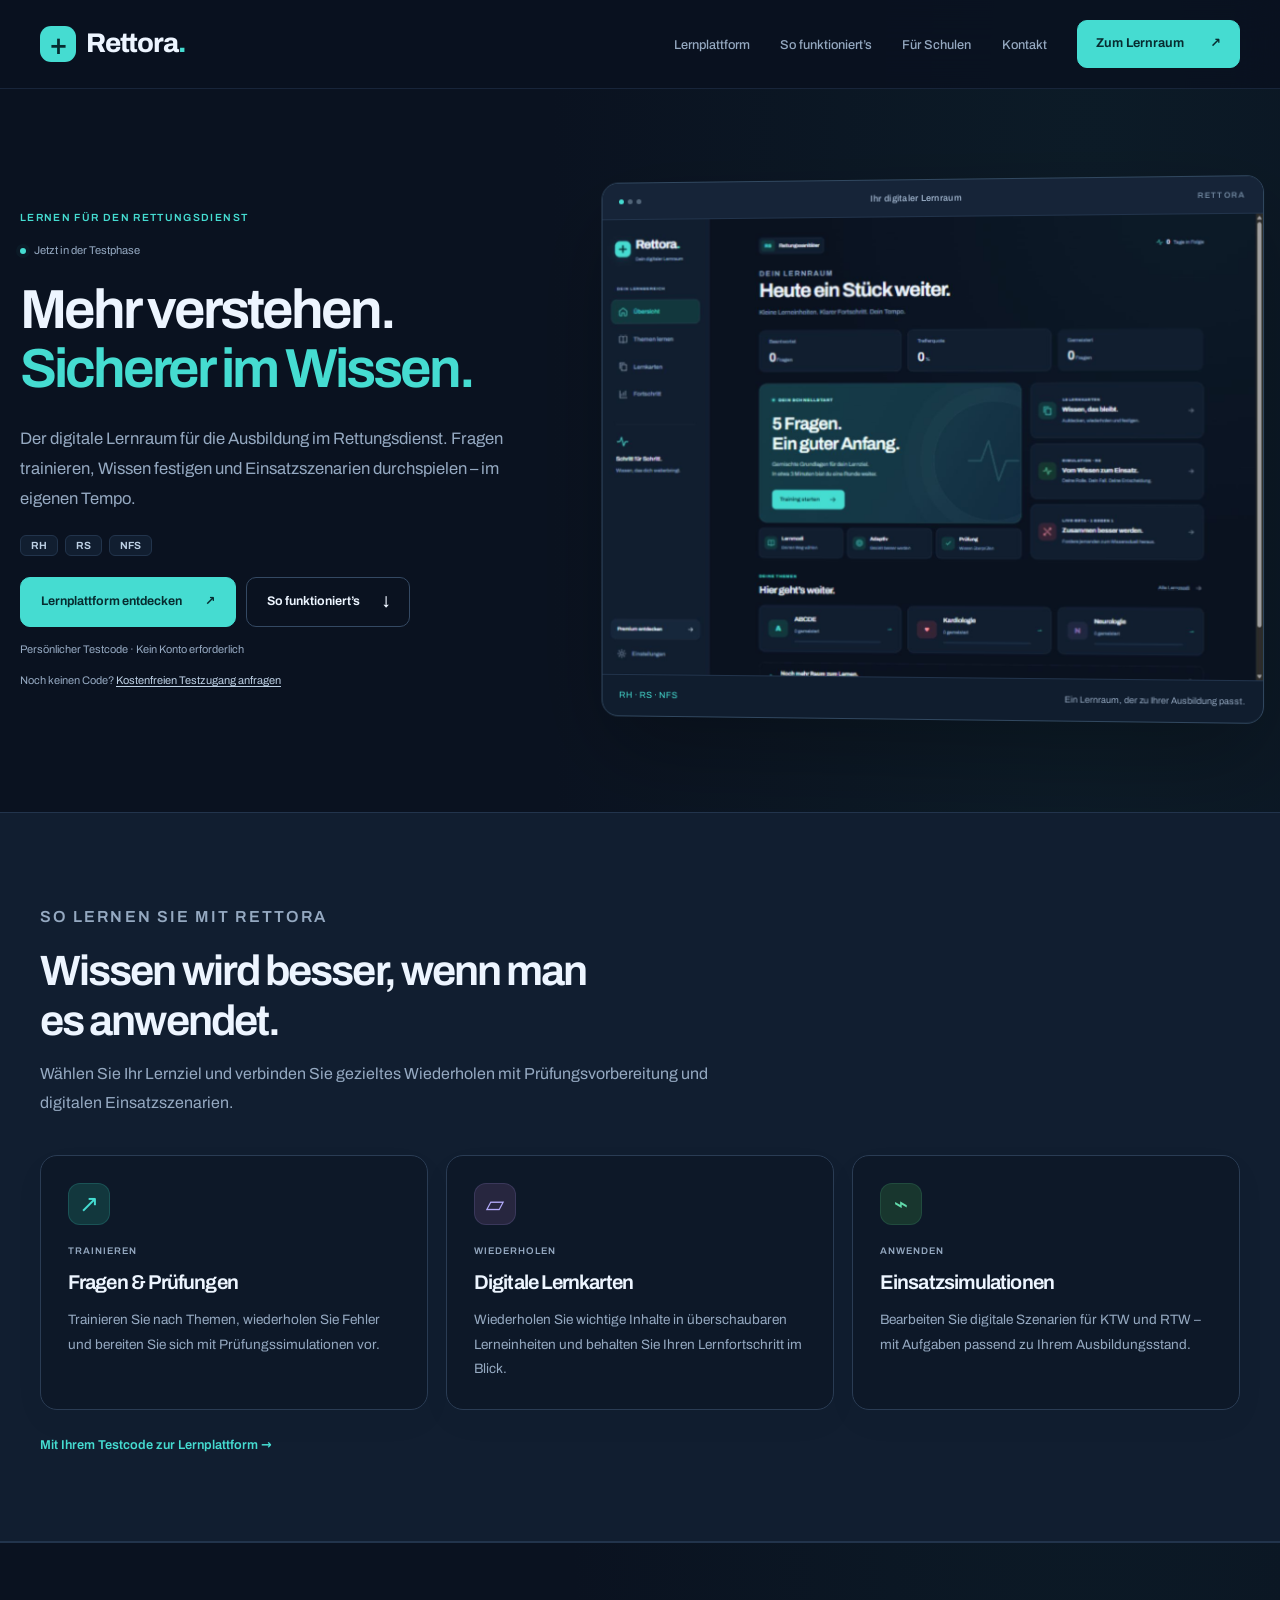
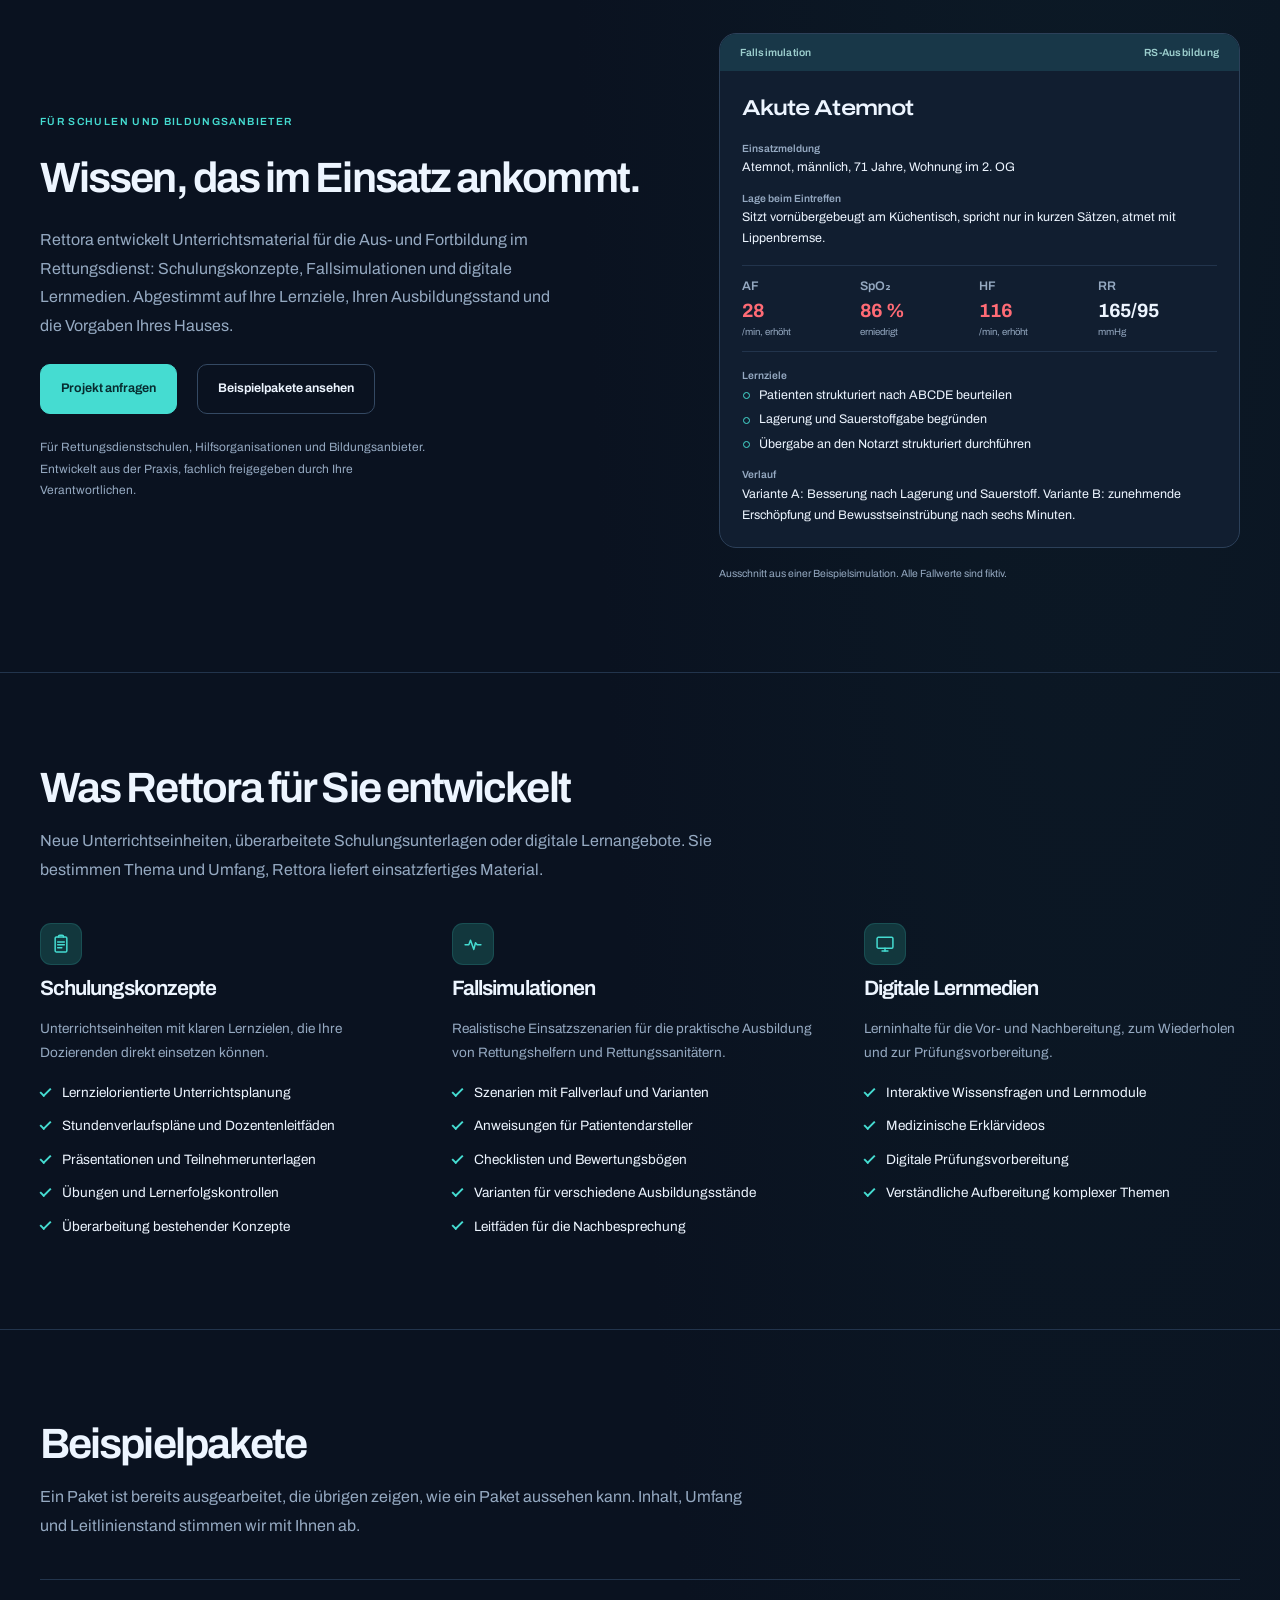
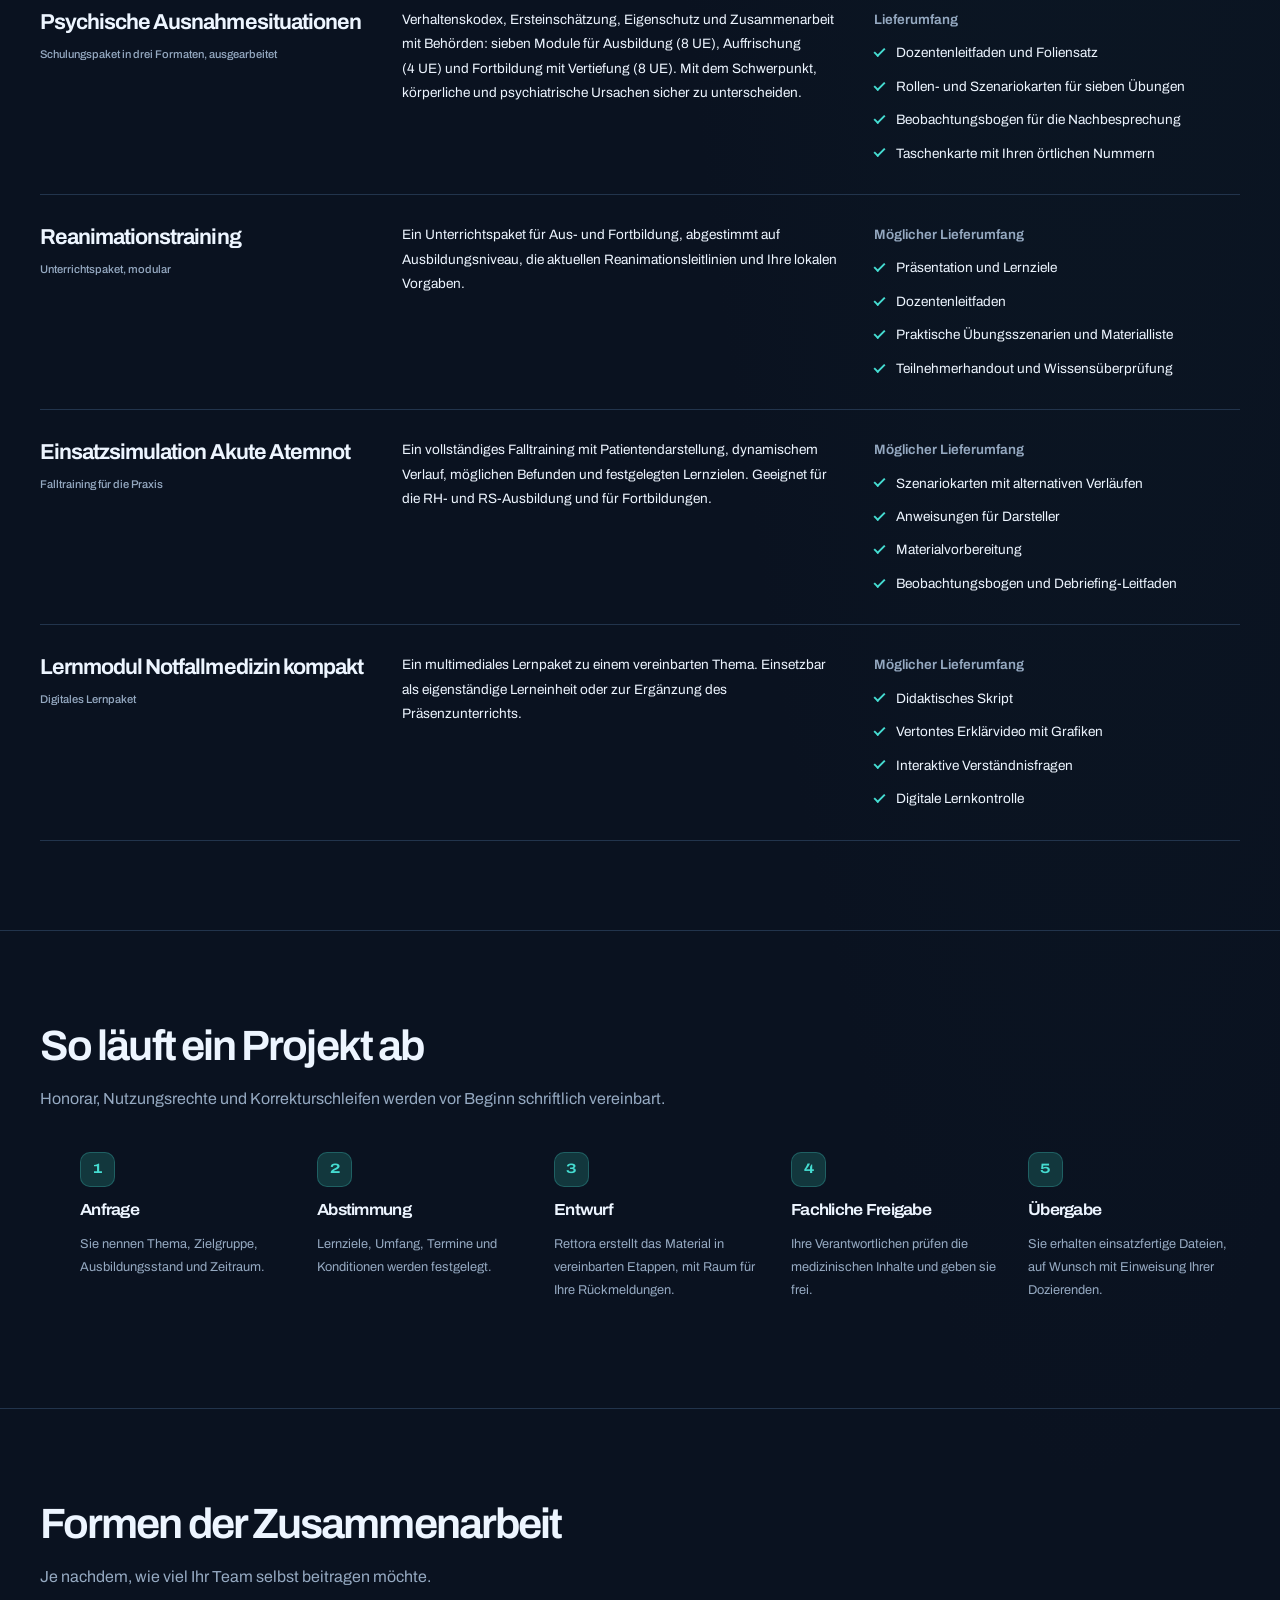
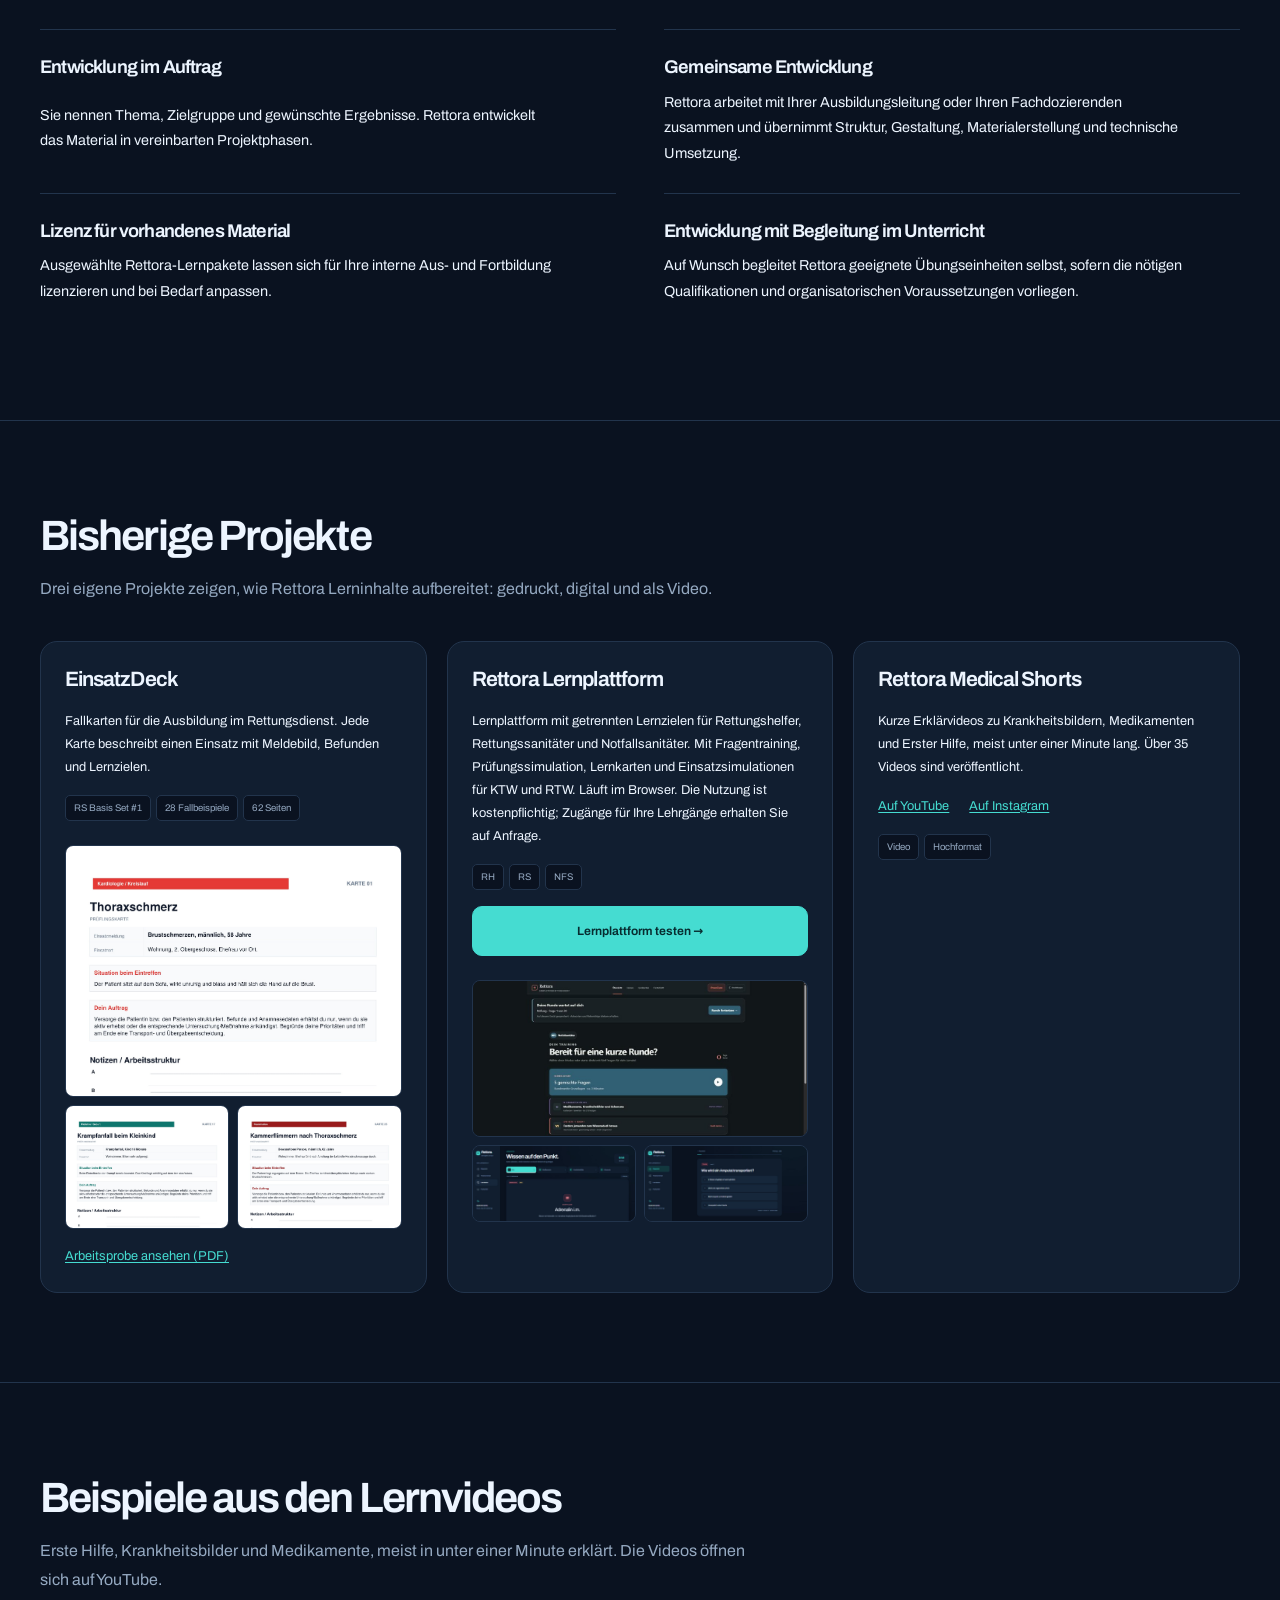
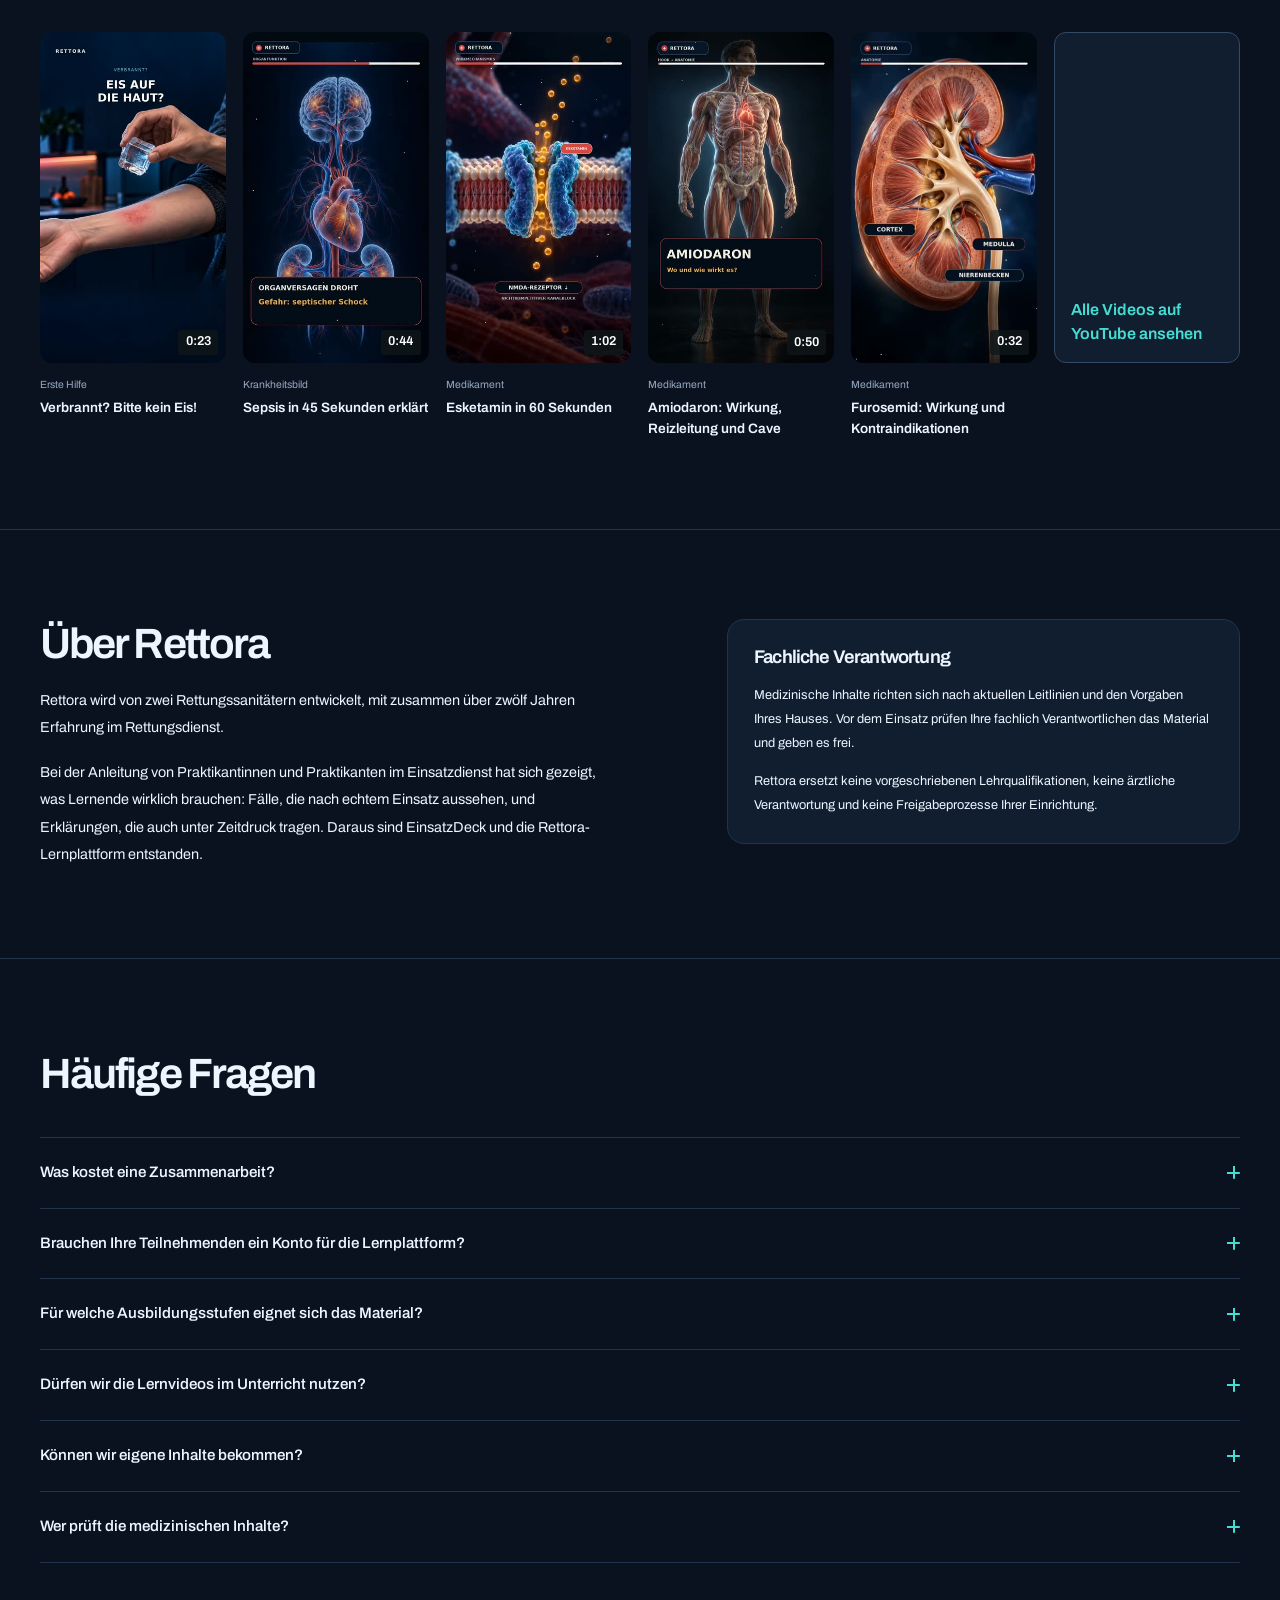
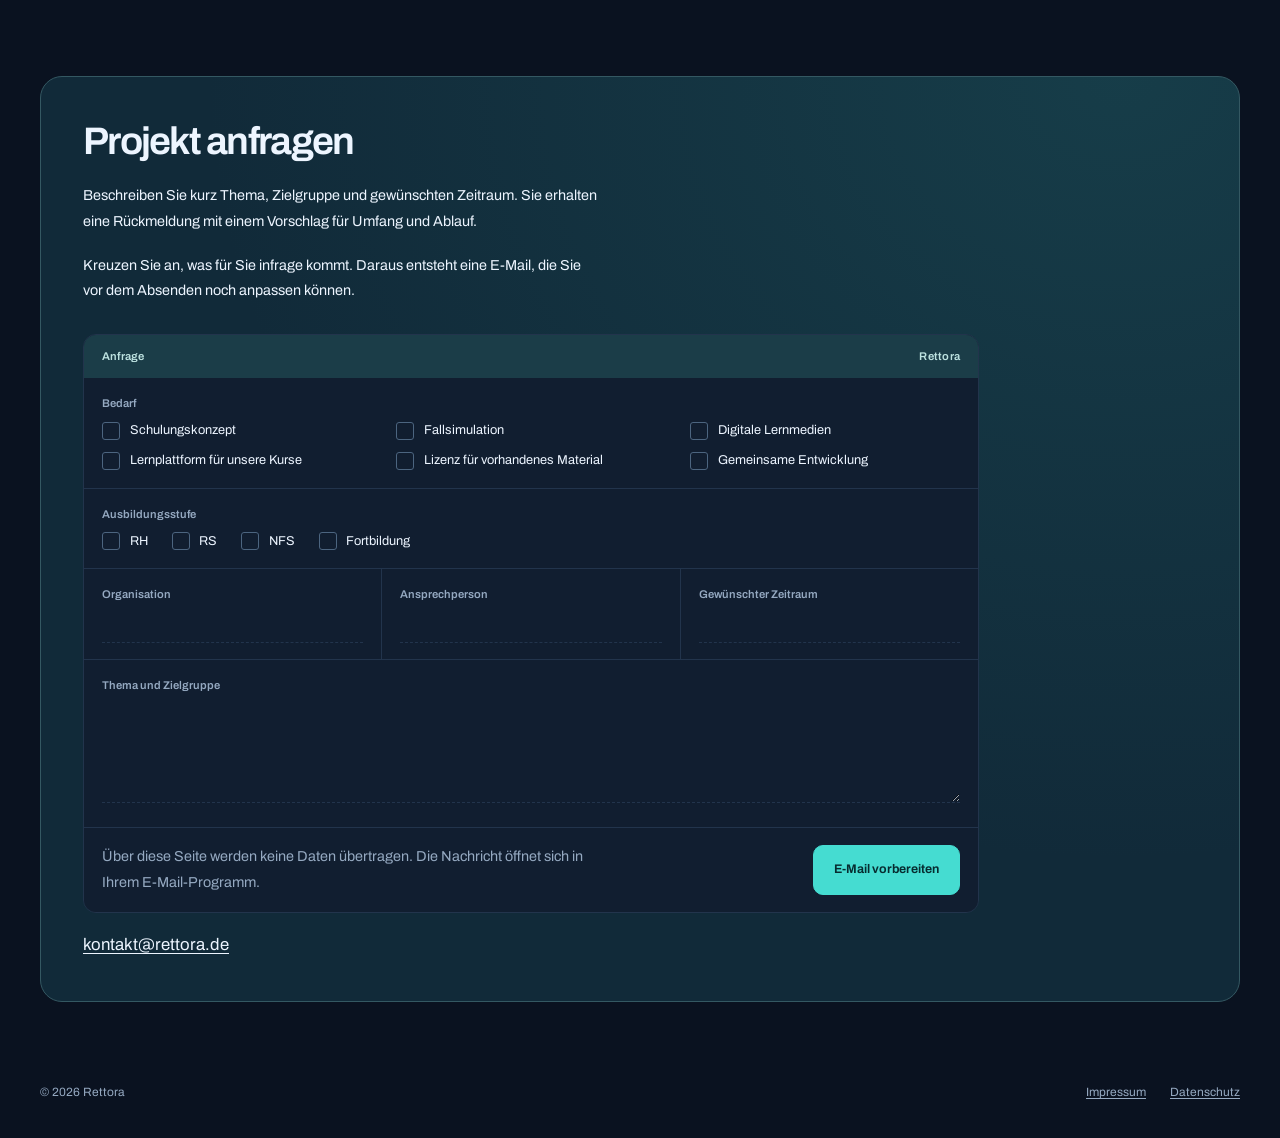
<file: index.html>
<!doctype html>
<html lang="de">
<head>
<meta charset="utf-8">
<meta name="viewport" content="width=device-width, initial-scale=1, viewport-fit=cover">
<title>Rettora – Lernplattform und Unterrichtsmaterial für den Rettungsdienst</title>
<meta name="description" content="Rettungsdienst lernen mit Fragentraining, Lernkarten und Einsatzsimulationen für RH, RS und NFS. Entdecken Sie die Rettora-Lernplattform und fragen Sie einen Testzugang an.">
<link rel="canonical" href="https://rettora.de/">
<meta property="og:type" content="website">
<meta property="og:locale" content="de_DE">
<meta property="og:site_name" content="Rettora">
<meta property="og:title" content="Rettora – Lernplattform und Unterrichtsmaterial für den Rettungsdienst">
<meta property="og:description" content="Fragentraining, Lernkarten und Einsatzsimulationen für RH, RS und NFS. Lernen Sie die Rettora-Lernplattform mit einem persönlichen Testzugang kennen.">
<meta property="og:url" content="https://rettora.de/">
<meta property="og:image" content="https://rettora.de/assets/img/vorschau.png">
<meta property="og:image:width" content="1200">
<meta property="og:image:height" content="630">
<meta property="og:image:alt" content="Rettora – Unterrichtsmaterial für den Rettungsdienst">
<meta name="twitter:card" content="summary_large_image">
<meta name="theme-color" content="#07172d">
<link rel="icon" href="assets/favicon.svg" type="image/svg+xml">
<link rel="preload" href="assets/fonts/archivo-variable.woff2" as="font" type="font/woff2" crossorigin>
<link rel="stylesheet" href="assets/site.css">
<link rel="stylesheet" href="assets/modern-site.css">
</head>
<body>
<a class="skip" href="#inhalt">Zum Inhalt springen</a>

<header class="site-header"><div class="wrap"><a class="brand" href="./" aria-label="Rettora, zur Startseite"><span class="brand-symbol" aria-hidden="true">+</span><span>Rettora<span class="brand-dot">.</span></span></a><button class="menu-toggle" type="button" aria-expanded="false" aria-controls="main-menu" hidden>Menü <span aria-hidden="true">☰</span></button><nav class="site-nav" id="main-menu" aria-label="Hauptnavigation"><ul><li><a href="#lernplattform">Lernplattform</a></li><li><a href="#plattform-funktionen">So funktioniert’s</a></li><li><a href="#leistungen">Für Schulen</a></li><li><a href="#kontakt">Kontakt</a></li><li><a class="nav-access" href="https://lernen.rettora.de/zugang" data-test-access>Zum Lernraum <span aria-hidden="true">↗</span></a></li></ul></nav></div></header>

<main id="inhalt">

  <section class="platform-hero" id="lernplattform" aria-labelledby="platform-title">
    <div class="wrap">
      <div class="platform-hero-text">
        <p class="platform-eyebrow">LERNEN FÜR DEN RETTUNGSDIENST</p>
        <p class="hero-status"><span aria-hidden="true"></span> Jetzt in der Testphase</p><h1 id="platform-title">Mehr verstehen.<br><span>Sicherer im Wissen.</span></h1>
        <p class="platform-lead">Der digitale Lernraum für die Ausbildung im Rettungsdienst. Fragen trainieren, Wissen festigen und Einsatzszenarien durchspielen – im eigenen Tempo.</p>
        <ul class="platform-levels" aria-label="Lernziele">
          <li><abbr title="Rettungshelfer">RH</abbr></li>
          <li><abbr title="Rettungssanitäter">RS</abbr></li>
          <li><abbr title="Notfallsanitäter">NFS</abbr></li>
        </ul>
        <div class="actions">
          <a class="button" href="https://lernen.rettora.de/zugang" data-test-access>Lernplattform entdecken <span aria-hidden="true">↗</span></a>
          <a class="button button--quiet" href="#plattform-funktionen">So funktioniert’s <span aria-hidden="true">↓</span></a>
        </div>
        <p class="platform-access-note">Persönlicher Testcode · Kein Konto erforderlich</p>
        <p class="platform-request">Noch keinen Code? <a href="mailto:kontakt@rettora.de?subject=Testzugang%20zur%20Rettora-Lernplattform">Kostenfreien Testzugang anfragen</a></p>
      </div>
      <figure class="platform-window">
        <div class="platform-window-bar"><span><i></i><i></i><i></i></span><span>Ihr digitaler Lernraum</span><span>RETTORA</span></div>
        <a href="https://lernen.rettora.de/zugang" data-test-access aria-label="Rettora-Lernplattform öffnen">
          <img src="assets/img/lernraum-dashboard.jpg" alt="Der neue Rettora-Lernraum: übersichtliches Dashboard mit Fragentraining, Lernkarten, Simulationen und Lernfortschritt" width="1440" height="1000" fetchpriority="high">
        </a>
        <figcaption>RH · RS · NFS <span>Ein Lernraum, der zu Ihrer Ausbildung passt.</span></figcaption>
      </figure>
    </div>
  </section>

  <section class="section platform-features" id="plattform-funktionen" aria-labelledby="platform-features-title">
    <div class="wrap">
      <div class="section-head">
        <p class="platform-eyebrow">SO LERNEN SIE MIT RETTORA</p>
        <h2 id="platform-features-title">Wissen wird besser, wenn man es anwendet.</h2>
        <p>Wählen Sie Ihr Lernziel und verbinden Sie gezieltes Wiederholen mit Prüfungsvorbereitung und digitalen Einsatzszenarien.</p>
      </div>
      <div class="platform-feature-grid">
        <article class="platform-feature">
          <span class="feature-glyph" aria-hidden="true">↗</span><span class="platform-feature-number">TRAINIEREN</span>
          <h3>Fragen &amp; Prüfungen</h3>
          <p>Trainieren Sie nach Themen, wiederholen Sie Fehler und bereiten Sie sich mit Prüfungssimulationen vor.</p>
        </article>
        <article class="platform-feature">
          <span class="feature-glyph" aria-hidden="true">▱</span><span class="platform-feature-number">WIEDERHOLEN</span>
          <h3>Digitale Lernkarten</h3>
          <p>Wiederholen Sie wichtige Inhalte in überschaubaren Lerneinheiten und behalten Sie Ihren Lernfortschritt im Blick.</p>
        </article>
        <article class="platform-feature">
          <span class="feature-glyph" aria-hidden="true">⌁</span><span class="platform-feature-number">ANWENDEN</span>
          <h3>Einsatzsimulationen</h3>
          <p>Bearbeiten Sie digitale Szenarien für KTW und RTW – mit Aufgaben passend zu Ihrem Ausbildungsstand.</p>
        </article>
      </div>
      <p class="platform-features-link"><a href="https://lernen.rettora.de/zugang" data-test-access>Mit Ihrem Testcode zur Lernplattform →</a></p>
    </div>
  </section>

  <section class="hero section" aria-labelledby="hero-title">
    <div class="wrap">
      <div class="hero-text">
        <p class="platform-eyebrow">FÜR SCHULEN UND BILDUNGSANBIETER</p>
        <h2 id="hero-title">Wissen, das im Einsatz ankommt.</h2>
        <p class="hero-lead">Rettora entwickelt Unterrichtsmaterial für die Aus- und Fortbildung im Rettungsdienst: Schulungskonzepte, Fallsimulationen und digitale Lernmedien. Abgestimmt auf Ihre Lernziele, Ihren Ausbildungsstand und die Vorgaben Ihres Hauses.</p>
        <div class="actions">
          <a class="button" href="#kontakt">Projekt anfragen</a>
          <a class="button button--quiet" href="#pakete">Beispielpakete ansehen</a>
        </div>
        <p class="hero-note">Für Rettungsdienstschulen, Hilfsorganisationen und Bildungsanbieter. Entwickelt aus der Praxis, fachlich freigegeben durch Ihre Verantwortlichen.</p>
      </div>

      <!-- Medizinische Werte dieser Beispielkarte vor dem Livegang durch Felix prüfen -->
      <figure class="case">
        <div class="case-stack">
          <article class="case-card" aria-label="Beispiel einer Fallsimulation: Akute Atemnot">
            <div class="case-band"><span>Fallsimulation</span><span>RS-Ausbildung</span></div>
            <div class="case-body">
              <p class="case-title">Akute Atemnot</p>
              <dl>
                <div>
                  <dt>Einsatzmeldung</dt>
                  <dd>Atemnot, männlich, 71 Jahre, Wohnung im 2. OG</dd>
                </div>
                <div>
                  <dt>Lage beim Eintreffen</dt>
                  <dd>Sitzt vornübergebeugt am Küchentisch, spricht nur in kurzen Sätzen, atmet mit Lippenbremse.</dd>
                </div>
              </dl>
              <div class="vitals">
                <div class="vital vital--off"><span>AF</span><b>28</b><small>/min, erhöht</small></div>
                <div class="vital vital--off"><span>SpO₂</span><b>86 %</b><small>erniedrigt</small></div>
                <div class="vital vital--off"><span>HF</span><b>116</b><small>/min, erhöht</small></div>
                <div class="vital"><span>RR</span><b>165/95</b><small>mmHg</small></div>
              </div>
              <dl>
                <div>
                  <dt>Lernziele</dt>
                  <dd>
                    <ul>
                      <li>Patienten strukturiert nach ABCDE beurteilen</li>
                      <li>Lagerung und Sauerstoffgabe begründen</li>
                      <li>Übergabe an den Notarzt strukturiert durchführen</li>
                    </ul>
                  </dd>
                </div>
                <div>
                  <dt>Verlauf</dt>
                  <dd>Variante A: Besserung nach Lagerung und Sauerstoff. Variante B: zunehmende Erschöpfung und Bewusstseinstrübung nach sechs Minuten.</dd>
                </div>
              </dl>
            </div>
          </article>
        </div>
        <figcaption>Ausschnitt aus einer Beispielsimulation. Alle Fallwerte sind fiktiv.</figcaption>
      </figure>
    </div>
  </section>

  <section class="section" id="leistungen" aria-labelledby="leistungen-title">
    <div class="wrap">
      <div class="section-head">
        <h2 id="leistungen-title">Was Rettora für Sie entwickelt</h2>
        <p>Neue Unterrichtseinheiten, überarbeitete Schulungsunterlagen oder digitale Lernangebote. Sie bestimmen Thema und Umfang, Rettora liefert einsatzfertiges Material.</p>
      </div>
      <div class="columns">
        <div class="column">
          <span class="column-icon" aria-hidden="true"><svg viewBox="0 0 24 24" width="20" height="20" fill="none" stroke="currentColor" stroke-width="1.8" stroke-linecap="round" stroke-linejoin="round"><rect x="5" y="3.5" width="14" height="18" rx="1.5"/><path d="M9 3.5V3a1.5 1.5 0 0 1 1.5-1.5h3A1.5 1.5 0 0 1 15 3v.5"/><line x1="8" y1="9.5" x2="16" y2="9.5"/><line x1="8" y1="13" x2="16" y2="13"/><line x1="8" y1="16.5" x2="13" y2="16.5"/></svg></span>
          <h3>Schulungskonzepte</h3>
          <p>Unterrichtseinheiten mit klaren Lernzielen, die Ihre Dozierenden direkt einsetzen können.</p>
          <ul class="ticks">
            <li>Lernzielorientierte Unterrichtsplanung</li>
            <li>Stundenverlaufspläne und Dozentenleitfäden</li>
            <li>Präsentationen und Teilnehmerunterlagen</li>
            <li>Übungen und Lernerfolgskontrollen</li>
            <li>Überarbeitung bestehender Konzepte</li>
          </ul>
        </div>
        <div class="column">
          <span class="column-icon" aria-hidden="true"><svg viewBox="0 0 24 24" width="20" height="20" fill="none" stroke="currentColor" stroke-width="1.8" stroke-linecap="round" stroke-linejoin="round"><polyline points="2.5,13 7,13 9,7.5 13,18.5 15,10.5 17,13 21.5,13"/></svg></span>
          <h3>Fallsimulationen</h3>
          <p>Realistische Einsatzszenarien für die praktische Ausbildung von Rettungshelfern und Rettungssanitätern.</p>
          <ul class="ticks">
            <li>Szenarien mit Fallverlauf und Varianten</li>
            <li>Anweisungen für Patientendarsteller</li>
            <li>Checklisten und Bewertungsbögen</li>
            <li>Varianten für verschiedene Ausbildungsstände</li>
            <li>Leitfäden für die Nachbesprechung</li>
          </ul>
        </div>
        <div class="column">
          <span class="column-icon" aria-hidden="true"><svg viewBox="0 0 24 24" width="20" height="20" fill="none" stroke="currentColor" stroke-width="1.8" stroke-linecap="round" stroke-linejoin="round"><rect x="2.5" y="4" width="19" height="13" rx="1.5"/><line x1="8.5" y1="20.5" x2="15.5" y2="20.5"/><line x1="12" y1="17" x2="12" y2="20.5"/></svg></span>
          <h3>Digitale Lernmedien</h3>
          <p>Lerninhalte für die Vor- und Nachbereitung, zum Wiederholen und zur Prüfungsvorbereitung.</p>
          <ul class="ticks">
            <li>Interaktive Wissensfragen und Lernmodule</li>
            <li>Medizinische Erklärvideos</li>
            <li>Digitale Prüfungsvorbereitung</li>
            <li>Verständliche Aufbereitung komplexer Themen</li>
          </ul>
        </div>
      </div>
    </div>
  </section>

  <section class="section" id="pakete" aria-labelledby="pakete-title">
    <div class="wrap">
      <div class="section-head">
        <h2 id="pakete-title">Beispielpakete</h2>
        <p>Ein Paket ist bereits ausgearbeitet, die übrigen zeigen, wie ein Paket aussehen kann. Inhalt, Umfang und Leitlinienstand stimmen wir mit Ihnen ab.</p>
      </div>
      <div class="packages">
        <article class="package">
          <div>
            <h3>Psychische Ausnahmesituationen</h3>
            <span class="package-kind">Schulungspaket in drei Formaten, ausgearbeitet</span>
          </div>
          <p>Verhaltenskodex, Ersteinschätzung, Eigenschutz und Zusammenarbeit mit Behörden: sieben Module für Ausbildung (8&nbsp;UE), Auffrischung (4&nbsp;UE) und Fortbildung mit Vertiefung (8&nbsp;UE). Mit dem Schwerpunkt, körperliche und psychiatrische Ursachen sicher zu unterscheiden.</p>
          <div>
            <p class="package-label">Lieferumfang</p>
            <ul class="ticks">
              <li>Dozentenleitfaden und Foliensatz</li>
              <li>Rollen- und Szenariokarten für sieben Übungen</li>
              <li>Beobachtungsbogen für die Nachbesprechung</li>
              <li>Taschenkarte mit Ihren örtlichen Nummern</li>
            </ul>
          </div>
        </article>
        <article class="package">
          <div>
            <h3>Reanimationstraining</h3>
            <span class="package-kind">Unterrichtspaket, modular</span>
          </div>
          <p>Ein Unterrichtspaket für Aus- und Fortbildung, abgestimmt auf Ausbildungsniveau, die aktuellen Reanimationsleitlinien und Ihre lokalen Vorgaben.</p>
          <div>
            <p class="package-label">Möglicher Lieferumfang</p>
            <ul class="ticks">
              <li>Präsentation und Lernziele</li>
              <li>Dozentenleitfaden</li>
              <li>Praktische Übungsszenarien und Materialliste</li>
              <li>Teilnehmerhandout und Wissensüberprüfung</li>
            </ul>
          </div>
        </article>
        <article class="package">
          <div>
            <h3>Einsatzsimulation Akute Atemnot</h3>
            <span class="package-kind">Falltraining für die Praxis</span>
          </div>
          <p>Ein vollständiges Falltraining mit Patientendarstellung, dynamischem Verlauf, möglichen Befunden und festgelegten Lernzielen. Geeignet für die RH- und RS-Ausbildung und für Fortbildungen.</p>
          <div>
            <p class="package-label">Möglicher Lieferumfang</p>
            <ul class="ticks">
              <li>Szenariokarten mit alternativen Verläufen</li>
              <li>Anweisungen für Darsteller</li>
              <li>Materialvorbereitung</li>
              <li>Beobachtungsbogen und Debriefing-Leitfaden</li>
            </ul>
          </div>
        </article>
        <article class="package">
          <div>
            <h3>Lernmodul Notfallmedizin kompakt</h3>
            <span class="package-kind">Digitales Lernpaket</span>
          </div>
          <p>Ein multimediales Lernpaket zu einem vereinbarten Thema. Einsetzbar als eigenständige Lerneinheit oder zur Ergänzung des Präsenzunterrichts.</p>
          <div>
            <p class="package-label">Möglicher Lieferumfang</p>
            <ul class="ticks">
              <li>Didaktisches Skript</li>
              <li>Vertontes Erklärvideo mit Grafiken</li>
              <li>Interaktive Verständnisfragen</li>
              <li>Digitale Lernkontrolle</li>
            </ul>
          </div>
        </article>
      </div>
    </div>
  </section>

  <section class="section" id="ablauf" aria-labelledby="ablauf-title">
    <div class="wrap">
      <div class="section-head">
        <h2 id="ablauf-title">So läuft ein Projekt ab</h2>
        <p>Honorar, Nutzungsrechte und Korrekturschleifen werden vor Beginn schriftlich vereinbart.</p>
      </div>
      <ol class="steps">
        <li>
          <h3>Anfrage</h3>
          <p>Sie nennen Thema, Zielgruppe, Ausbildungsstand und Zeitraum.</p>
        </li>
        <li>
          <h3>Abstimmung</h3>
          <p>Lernziele, Umfang, Termine und Konditionen werden festgelegt.</p>
        </li>
        <li>
          <h3>Entwurf</h3>
          <p>Rettora erstellt das Material in vereinbarten Etappen, mit Raum für Ihre Rückmeldungen.</p>
        </li>
        <li>
          <h3>Fachliche Freigabe</h3>
          <p>Ihre Verantwortlichen prüfen die medizinischen Inhalte und geben sie frei.</p>
        </li>
        <li>
          <h3>Übergabe</h3>
          <p>Sie erhalten einsatzfertige Dateien, auf Wunsch mit Einweisung Ihrer Dozierenden.</p>
        </li>
      </ol>
    </div>
  </section>

  <section class="section" id="zusammenarbeit" aria-labelledby="zusammenarbeit-title">
    <div class="wrap">
      <div class="section-head">
        <h2 id="zusammenarbeit-title">Formen der Zusammenarbeit</h2>
        <p>Je nachdem, wie viel Ihr Team selbst beitragen möchte.</p>
      </div>
      <div class="models">
        <div class="model">
          <h3>Entwicklung im Auftrag</h3>
          <p>Sie nennen Thema, Zielgruppe und gewünschte Ergebnisse. Rettora entwickelt das Material in vereinbarten Projektphasen.</p>
        </div>
        <div class="model">
          <h3>Gemeinsame Entwicklung</h3>
          <p>Rettora arbeitet mit Ihrer Ausbildungsleitung oder Ihren Fachdozierenden zusammen und übernimmt Struktur, Gestaltung, Materialerstellung und technische Umsetzung.</p>
        </div>
        <div class="model">
          <h3>Lizenz für vorhandenes Material</h3>
          <p>Ausgewählte Rettora-Lernpakete lassen sich für Ihre interne Aus- und Fortbildung lizenzieren und bei Bedarf anpassen.</p>
        </div>
        <div class="model">
          <h3>Entwicklung mit Begleitung im Unterricht</h3>
          <p>Auf Wunsch begleitet Rettora geeignete Übungseinheiten selbst, sofern die nötigen Qualifikationen und organisatorischen Voraussetzungen vorliegen.</p>
        </div>
      </div>
    </div>
  </section>

  <section class="section" id="projekte" aria-labelledby="projekte-title">
    <div class="wrap">
      <div class="section-head">
        <h2 id="projekte-title">Bisherige Projekte</h2>
        <p>Drei eigene Projekte zeigen, wie Rettora Lerninhalte aufbereitet: gedruckt, digital und als Video.</p>
      </div>
      <div class="projects">
        <article class="project">
          <h3>EinsatzDeck</h3>
          <p>Fallkarten für die Ausbildung im Rettungsdienst. Jede Karte beschreibt einen Einsatz mit Meldebild, Befunden und Lernzielen.</p>
          <ul class="project-facts" aria-label="Umfang">
            <li>RS Basis Set #1</li>
            <li>28 Fallbeispiele</li>
            <li>62 Seiten</li>
          </ul>
          <ul class="deck-preview" aria-label="Beispielkarten">
            <li><img src="assets/img/deck-thoraxschmerz.jpg" alt="EinsatzDeck-Karte „Thoraxschmerz“, Kardiologie" loading="lazy"></li>
            <li><img src="assets/img/deck-krampfanfall-kleinkind.jpg" alt="EinsatzDeck-Karte „Krampfanfall beim Kleinkind“, Pädiatrie" loading="lazy"></li>
            <li><img src="assets/img/deck-kammerflimmern.jpg" alt="EinsatzDeck-Karte „Kammerflimmern nach Thoraxschmerz“, Reanimation" loading="lazy"></li>
          </ul>
          <p class="project-links"><a href="assets/downloads/EinsatzDeck_Arbeitsprobe.pdf" target="_blank" rel="noopener">Arbeitsprobe ansehen (PDF)</a></p>
        </article>
        <article class="project">
          <h3>Rettora Lernplattform</h3>
          <p>Lernplattform mit getrennten Lernzielen für Rettungshelfer, Rettungssanitäter und Notfallsanitäter. Mit Fragentraining, Prüfungssimulation, Lernkarten und Einsatzsimulationen für KTW und RTW. Läuft im Browser. Die Nutzung ist kostenpflichtig; Zugänge für Ihre Lehrgänge erhalten Sie auf Anfrage.</p>
          <ul class="project-facts" aria-label="Lernziele">
            <li>RH</li>
            <li>RS</li>
            <li>NFS</li>
          </ul>
          <p class="project-links"><a class="button" href="https://lernen.rettora.de/zugang" data-test-access>Lernplattform testen →</a></p>
          <ul class="platform-preview" aria-label="Einblick in die Lernplattform">
            <li><img src="assets/img/lernplattform-uebersicht.jpg" alt="Übersicht der Rettora-Lernplattform mit Schnellstart und Lernmodulen" loading="lazy"></li>
            <li><img src="assets/img/lernplattform-lernkarten.jpg" alt="Lernkarten-Modus der Rettora-Lernplattform, Beispiel Anaphylaxie" loading="lazy"></li>
            <li><img src="assets/img/lernplattform-pruefung.jpg" alt="Prüfungssimulation der Rettora-Lernplattform mit Multiple-Choice-Frage" loading="lazy"></li>
          </ul>
        </article>
        <article class="project">
          <h3>Rettora Medical Shorts</h3>
          <p>Kurze Erklärvideos zu Krankheitsbildern, Medikamenten und Erster Hilfe, meist unter einer Minute lang. Über 35 Videos sind veröffentlicht.</p>
          <p class="project-links"><a href="https://www.youtube.com/@rettora/shorts" target="_blank" rel="noopener">Auf YouTube</a> <a href="https://www.instagram.com/rettora_rettungsdienst_lernen/" target="_blank" rel="noopener">Auf Instagram</a></p>
          <ul class="project-facts" aria-label="Format">
            <li>Video</li>
            <li>Hochformat</li>
          </ul>
        </article>
      </div>
    </div>
  </section>

  <section class="section" id="videos" aria-labelledby="videos-title">
    <div class="wrap">
      <div class="section-head">
        <h2 id="videos-title">Beispiele aus den Lernvideos</h2>
        <p>Erste Hilfe, Krankheitsbilder und Medikamente, meist in unter einer Minute erklärt. Die Videos öffnen sich auf YouTube.</p>
      </div>
      <ul class="video-grid">
        <li><a class="video-card" href="https://www.youtube.com/shorts/k2trKyZWWjE" target="_blank" rel="noopener">
          <img src="assets/img/video-verbrennung-eis.jpg" width="360" height="640" alt="" loading="lazy">
          <span class="video-duration">0:23</span><span class="video-kind">Erste Hilfe</span>
          <span class="video-title">Verbrannt? Bitte kein Eis!</span></a></li>
        <li><a class="video-card" href="https://www.youtube.com/shorts/oSdm57E7tKI" target="_blank" rel="noopener">
          <img src="assets/img/video-sepsis-organe.jpg" width="360" height="640" alt="" loading="lazy">
          <span class="video-duration">0:44</span><span class="video-kind">Krankheitsbild</span>
          <span class="video-title">Sepsis in 45 Sekunden erklärt</span></a></li>
        <li><a class="video-card" href="https://www.youtube.com/shorts/fQT5GTJVYWs" target="_blank" rel="noopener">
          <img src="assets/img/video-esketamin-nmda.jpg" width="360" height="640" alt="" loading="lazy">
          <span class="video-duration">1:02</span><span class="video-kind">Medikament</span>
          <span class="video-title">Esketamin in 60 Sekunden</span></a></li>
        <li><a class="video-card" href="https://www.youtube.com/shorts/F6_qf5DKu7g" target="_blank" rel="noopener">
          <img src="assets/img/video-amiodaron.jpg" width="360" height="640" alt="" loading="lazy">
          <span class="video-duration">0:50</span><span class="video-kind">Medikament</span>
          <span class="video-title">Amiodaron: Wirkung, Reizleitung und Cave</span></a></li>
        <li><a class="video-card" href="https://www.youtube.com/shorts/Ctvm7QECDX8" target="_blank" rel="noopener">
          <img src="assets/img/video-furosemid-niere.jpg" width="360" height="640" alt="" loading="lazy">
          <span class="video-duration">0:32</span><span class="video-kind">Medikament</span>
          <span class="video-title">Furosemid: Wirkung und Kontraindikationen</span></a></li>
        <li><a class="video-card video-card--all" href="https://www.youtube.com/@rettora/shorts" target="_blank" rel="noopener">
          <span class="video-title">Alle Videos auf YouTube ansehen</span></a></li>
      </ul>
    </div>
  </section>

  <section class="section" id="ueber" aria-labelledby="ueber-title">
    <div class="wrap about">
      <div class="about-text">
        <h2 id="ueber-title">Über Rettora</h2>
        <p>Rettora wird von zwei Rettungssanitätern entwickelt, mit zusammen über zwölf Jahren Erfahrung im Rettungsdienst.</p>
        <p>Bei der Anleitung von Praktikantinnen und Praktikanten im Einsatzdienst hat sich gezeigt, was Lernende wirklich brauchen: Fälle, die nach echtem Einsatz aussehen, und Erklärungen, die auch unter Zeitdruck tragen. Daraus sind EinsatzDeck und die Rettora-Lernplattform entstanden.</p>
      </div>
      <aside class="responsibility" aria-labelledby="verantwortung-title">
        <h3 id="verantwortung-title">Fachliche Verantwortung</h3>
        <p>Medizinische Inhalte richten sich nach aktuellen Leitlinien und den Vorgaben Ihres Hauses. Vor dem Einsatz prüfen Ihre fachlich Verantwortlichen das Material und geben es frei.</p>
        <p>Rettora ersetzt keine vorgeschriebenen Lehrqualifikationen, keine ärztliche Verantwortung und keine Freigabeprozesse Ihrer Einrichtung.</p>
      </aside>
    </div>
  </section>

  <section class="section" id="fragen" aria-labelledby="fragen-title">
    <div class="wrap">
      <div class="section-head">
        <h2 id="fragen-title">Häufige Fragen</h2>
      </div>
      <div class="faq">
        <details>
          <summary>Was kostet eine Zusammenarbeit?</summary>
          <p>Das hängt von Thema und Umfang ab. Nach der Anfrage erhalten Sie einen Vorschlag, Honorar und Nutzungsrechte werden vor Beginn schriftlich vereinbart.</p>
        </details>
        <details>
          <summary>Brauchen Ihre Teilnehmenden ein Konto für die Lernplattform?</summary>
          <p>Ein persönliches Konto ist nicht nötig. Den geschützten Testbereich öffnen Sie mit einem Zugangscode, den Sie bei uns anfragen können. Der Lernstand wird auf dem jeweiligen Gerät gespeichert, es werden keine Konten der Teilnehmenden angelegt.</p>
        </details>
        <details>
          <summary>Für welche Ausbildungsstufen eignet sich das Material?</summary>
          <p>Für Rettungshelfer, Rettungssanitäter und Notfallsanitäter. In der Lernplattform hat jede Stufe eigene Fragen und einen eigenen Lernstand; die Inhalte für Rettungshelfer enthalten keine Medikamente und keine invasiven Maßnahmen.</p>
        </details>
        <details>
          <summary>Dürfen wir die Lernvideos im Unterricht nutzen?</summary>
          <p>Ja. Sie dürfen die Rettora-Lernvideos kostenlos im Unterricht zeigen und dafür auch herunterladen.</p>
        </details>
        <details>
          <summary>Können wir eigene Inhalte bekommen?</summary>
          <p>Ja, auf Anfrage. Zum Beispiel eigene Fragenpakete, zusätzliche Themen oder Material, das zu Ihren Lehrplänen und Vorgaben passt.</p>
        </details>
        <details>
          <summary>Wer prüft die medizinischen Inhalte?</summary>
          <p>Rettora prüft jede medizinische Aussage mit Quelle, zum Beispiel anhand der aktuellen Leitlinien des European Resuscitation Council. Bevor Material in Ihrer Einrichtung eingesetzt wird, geben es Ihre fachlich Verantwortlichen frei.</p>
        </details>
      </div>
    </div>
  </section>

  <section class="contact" id="kontakt" aria-labelledby="kontakt-title">
    <div class="wrap">
      <h2 id="kontakt-title">Projekt anfragen</h2>
      <p>Beschreiben Sie kurz Thema, Zielgruppe und gewünschten Zeitraum. Sie erhalten eine Rückmeldung mit einem Vorschlag für Umfang und Ablauf.</p>
      <p>Kreuzen Sie an, was für Sie infrage kommt. Daraus entsteht eine E-Mail, die Sie vor dem Absenden noch anpassen können.</p>
      <form class="request" id="anfrage-form" novalidate hidden>
        <div class="request-band"><span>Anfrage</span><span>Rettora</span></div>
        <div class="request-body">
          <fieldset class="request-cell request-cell--wide">
            <legend>Bedarf</legend>
            <div class="checks">
              <label><input type="checkbox" name="bedarf" value="Schulungskonzept"> Schulungskonzept</label>
              <label><input type="checkbox" name="bedarf" value="Fallsimulation"> Fallsimulation</label>
              <label><input type="checkbox" name="bedarf" value="Digitale Lernmedien"> Digitale Lernmedien</label>
              <label><input type="checkbox" name="bedarf" value="Lernplattform für unsere Kurse"> Lernplattform für unsere Kurse</label>
              <label><input type="checkbox" name="bedarf" value="Lizenz für vorhandenes Material"> Lizenz für vorhandenes Material</label>
              <label><input type="checkbox" name="bedarf" value="Gemeinsame Entwicklung"> Gemeinsame Entwicklung</label>
            </div>
          </fieldset>
          <fieldset class="request-cell request-cell--wide">
            <legend>Ausbildungsstufe</legend>
            <div class="checks checks--row">
              <label><input type="checkbox" name="stufe" value="RH"> RH</label>
              <label><input type="checkbox" name="stufe" value="RS"> RS</label>
              <label><input type="checkbox" name="stufe" value="NFS"> NFS</label>
              <label><input type="checkbox" name="stufe" value="Fortbildung"> Fortbildung</label>
            </div>
          </fieldset>
          <div class="request-cell"><label for="f-org">Organisation</label><input id="f-org" name="organisation" type="text" autocomplete="organization"></div>
          <div class="request-cell"><label for="f-name">Ansprechperson</label><input id="f-name" name="name" type="text" autocomplete="name"></div>
          <div class="request-cell"><label for="f-zeit">Gewünschter Zeitraum</label><input id="f-zeit" name="zeitraum" type="text"></div>
          <div class="request-cell request-cell--wide"><label for="f-nachricht">Thema und Zielgruppe</label><textarea id="f-nachricht" name="nachricht" rows="4"></textarea></div>
          <div class="request-foot">
            <p class="request-note" id="form-note">Über diese Seite werden keine Daten übertragen. Die Nachricht öffnet sich in Ihrem E-Mail-Programm.</p>
            <button class="button" type="submit" id="form-submit">E-Mail vorbereiten</button>
          </div>
        </div>
      </form>
      <ul class="contact-list">
        <li><a href="mailto:kontakt@rettora.de">kontakt@rettora.de</a></li>
      </ul>
    </div>
  </section>

</main>

<footer class="site-footer">
  <div class="wrap">
    <p>© 2026 Rettora</p>
    <ul>
      <li><a href="impressum.html">Impressum</a></li>
      <li><a href="datenschutz.html">Datenschutz</a></li>
    </ul>
  </div>
</footer>
<dialog class="test-access" id="test-access" aria-labelledby="test-access-title" aria-describedby="test-access-description">
  <button class="test-access-close" type="button" aria-label="Testzugang schließen">×</button>
  <p class="test-access-eyebrow">RETTORA LERNPLATTFORM</p>
  <h2 id="test-access-title">Einblick in die Lernplattform.</h2>
  <p id="test-access-description">Entdecken Sie Fragentraining, Lernkarten und Einsatzsimulationen für RH, RS und NFS.</p>
  <form action="https://lernen.rettora.de/zugang" method="post">
    <label for="test-access-code">Sie haben bereits einen Zugangscode?</label>
    <input id="test-access-code" name="code" type="password" autocomplete="current-password" autocapitalize="none" spellcheck="false" maxlength="128" required placeholder="Zugangscode eingeben">
    <button class="button" type="submit">Lernplattform öffnen →</button>
    <p class="test-access-note">Jeder Code ist einmal einlösbar. Die vereinbarte Testdauer beginnt beim Einlösen; Ihr Zugang bleibt im verwendeten Browser gespeichert. Nach Abmeldung oder Löschen des Zugangscookies benötigen Sie einen neuen Code.</p>
  </form>
  <div class="test-access-request">
    <h3>Noch keinen Zugangscode?</h3>
    <p>Lernen Sie Rettora kennen – für Ihre eigene Ausbildung, Ihren Lehrgang oder Ihre Einrichtung.</p>
    <a class="button button--quiet" href="mailto:kontakt@rettora.de?subject=Testzugang%20zur%20Rettora-Lernplattform&amp;body=Guten%20Tag%2C%0A%0Aich%20m%C3%B6chte%20die%20Rettora-Lernplattform%20kennenlernen.%0A%0AEinrichtung%3A%20%0AAusbildungsstufe%3A%20%0A%0AVielen%20Dank!">Testzugang anfragen</a>
    <p class="test-access-note">Öffnet Ihr E-Mail-Programm. Sie prüfen und versenden die Anfrage selbst.</p>
  </div>
</dialog>
<script src="assets/anfrage.js" defer></script>
<script src="assets/testzugang.js" defer></script>
<script src="assets/navigation.js" defer></script>
</body>
</html>
</file>
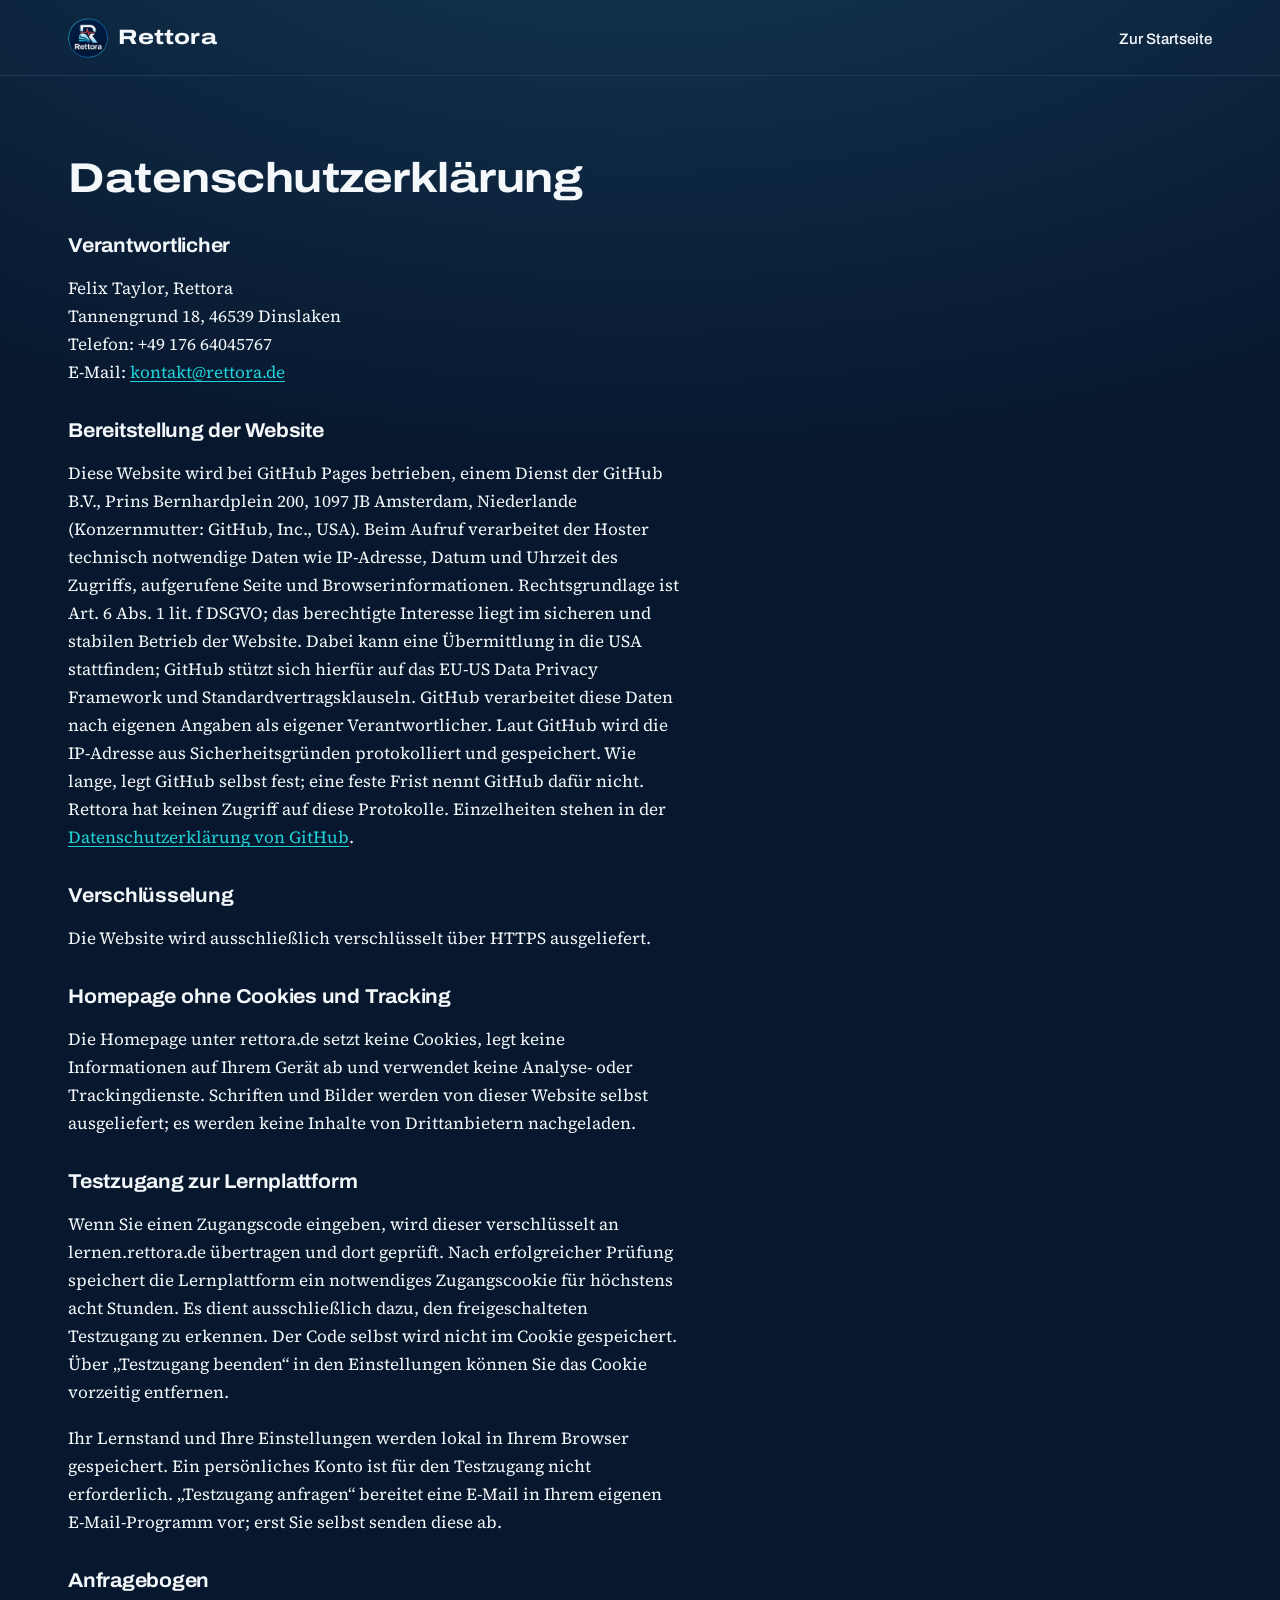
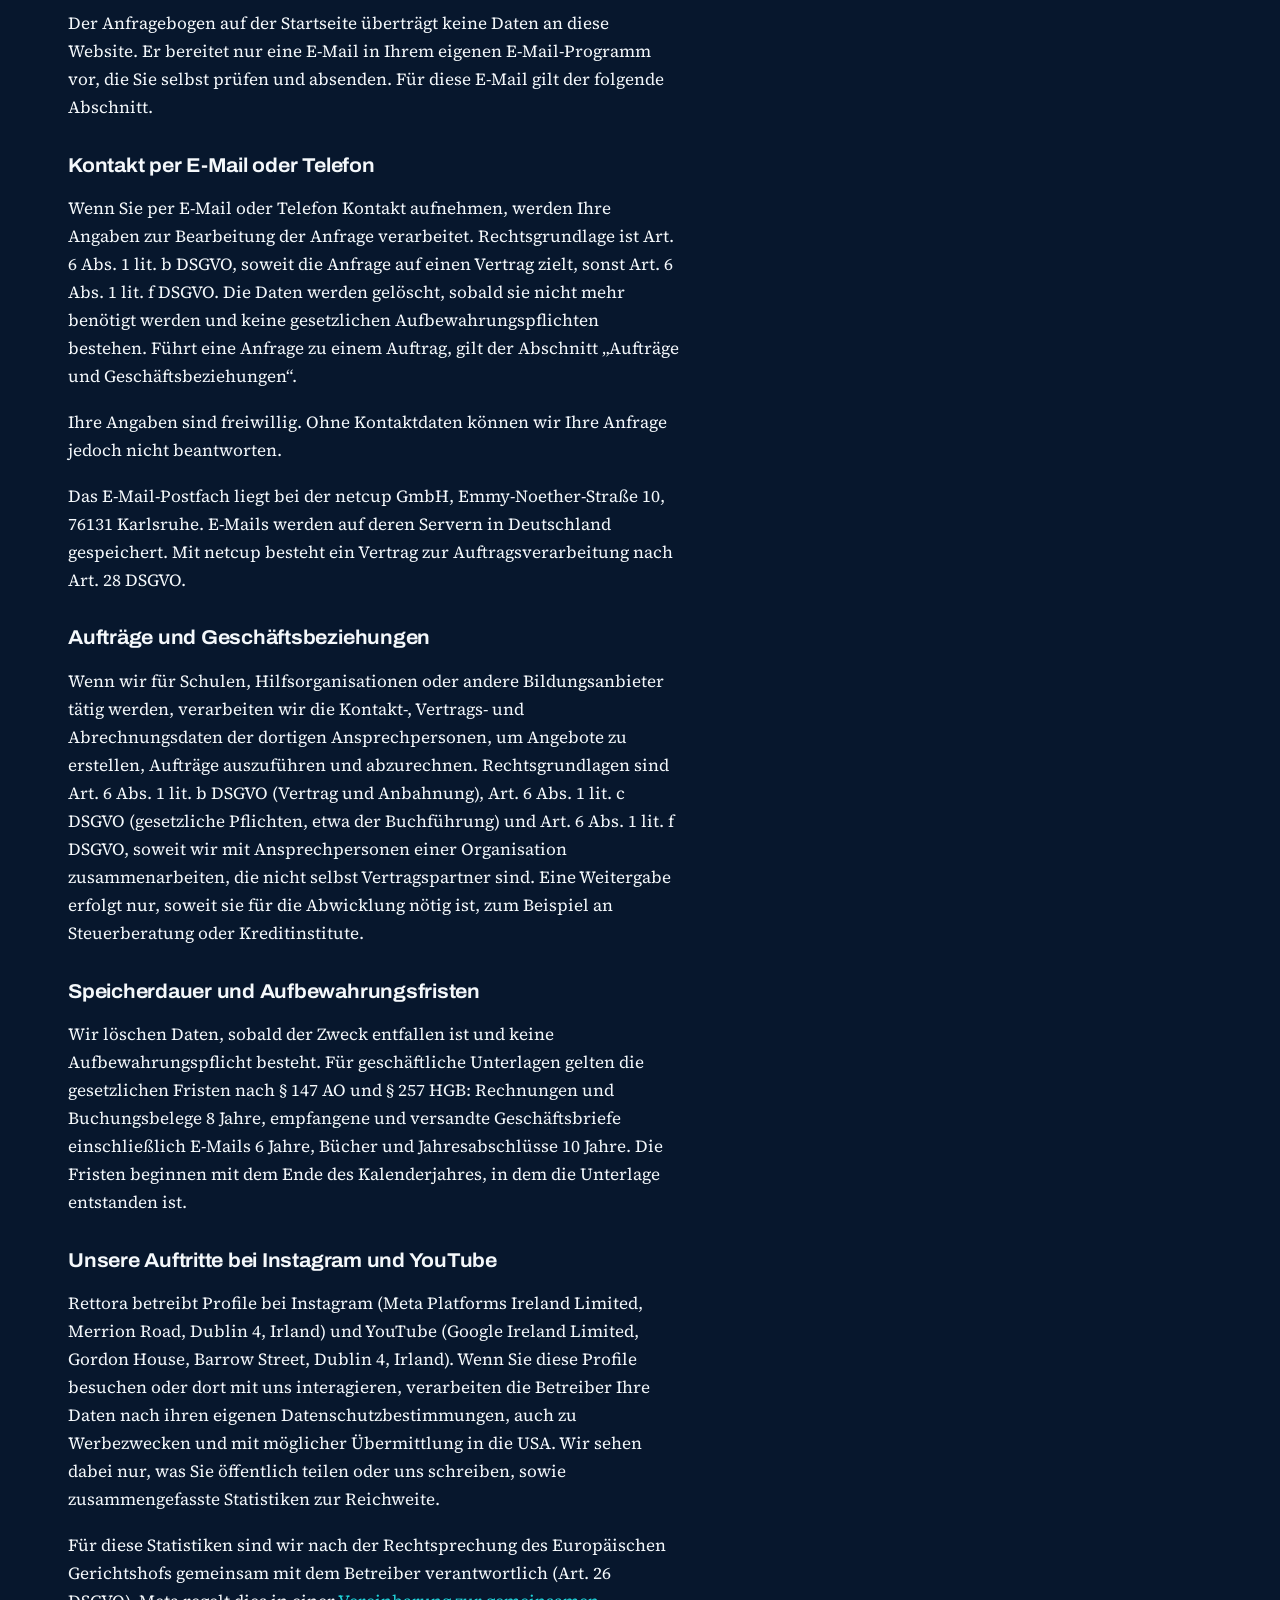
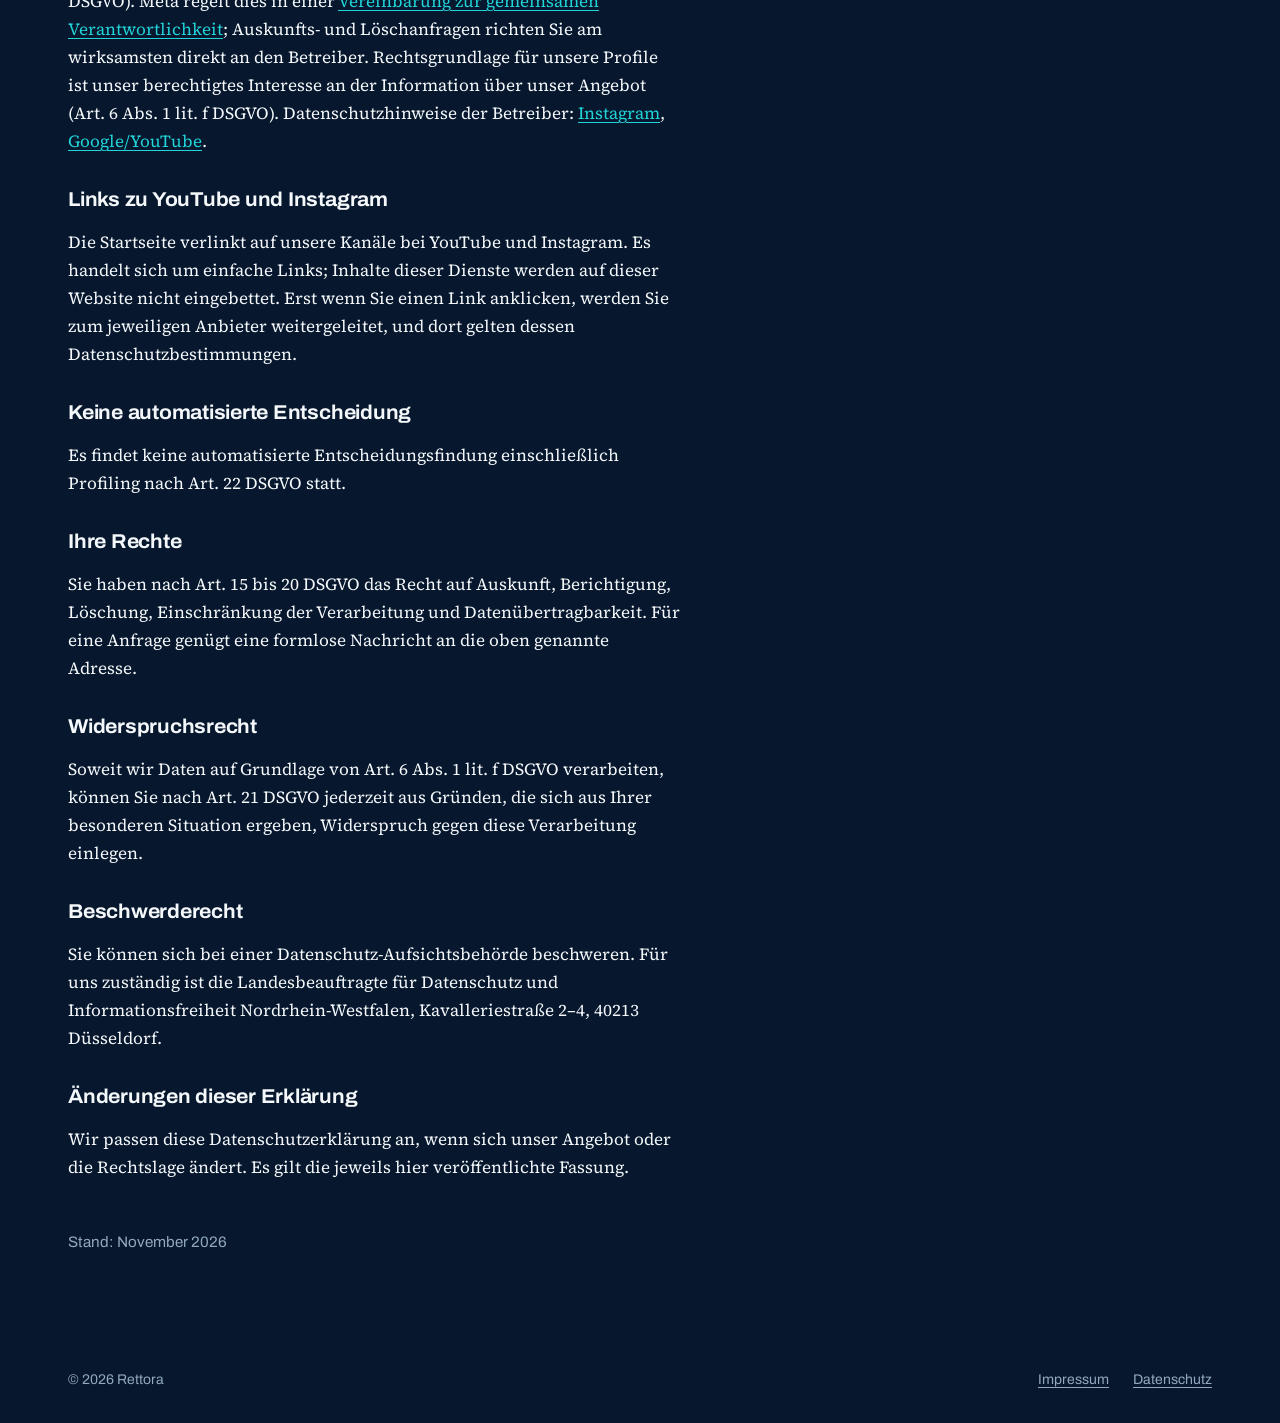
<file: datenschutz.html>
<!doctype html>
<html lang="de">
<head>
<meta charset="utf-8">
<meta name="viewport" content="width=device-width, initial-scale=1, viewport-fit=cover">
<title>Datenschutz – Rettora</title>
<link rel="canonical" href="https://rettora.de/datenschutz.html">
<meta name="theme-color" content="#07172d">
<link rel="icon" href="assets/favicon.svg" type="image/svg+xml">
<link rel="stylesheet" href="assets/site.css">
</head>
<body>
<header class="site-header">
  <div class="wrap">
    <a class="brand" href="./"><img src="assets/img/logo.webp" alt="" width="40" height="40">Rettora</a>
    <nav class="site-nav" aria-label="Hauptnavigation">
      <ul><li><a href="./">Zur Startseite</a></li></ul>
    </nav>
  </div>
</header>

<main class="legal">
  <div class="wrap">
    <article>
      <h1>Datenschutzerklärung</h1>

      <h2>Verantwortlicher</h2>
      <p>Felix Taylor, Rettora<br>
      Tannengrund 18, 46539 Dinslaken<br>
      Telefon: +49 176 64045767<br>
      E-Mail: <a href="mailto:kontakt@rettora.de">kontakt@rettora.de</a></p>

      <h2>Bereitstellung der Website</h2>
      <p>Diese Website wird bei GitHub Pages betrieben, einem Dienst der GitHub B.V., Prins Bernhardplein 200, 1097 JB Amsterdam, Niederlande (Konzernmutter: GitHub, Inc., USA). Beim Aufruf verarbeitet der Hoster technisch notwendige Daten wie IP-Adresse, Datum und Uhrzeit des Zugriffs, aufgerufene Seite und Browserinformationen. Rechtsgrundlage ist Art. 6 Abs. 1 lit. f DSGVO; das berechtigte Interesse liegt im sicheren und stabilen Betrieb der Website. Dabei kann eine Übermittlung in die USA stattfinden; GitHub stützt sich hierfür auf das EU-US Data Privacy Framework und Standardvertragsklauseln. GitHub verarbeitet diese Daten nach eigenen Angaben als eigener Verantwortlicher. Laut GitHub wird die IP-Adresse aus Sicherheitsgründen protokolliert und gespeichert. Wie lange, legt GitHub selbst fest; eine feste Frist nennt GitHub dafür nicht. Rettora hat keinen Zugriff auf diese Protokolle. Einzelheiten stehen in der <a href="https://docs.github.com/en/site-policy/privacy-policies/github-general-privacy-statement" rel="noopener">Datenschutzerklärung von GitHub</a>.</p>

      <h2>Verschlüsselung</h2>
      <p>Die Website wird ausschließlich verschlüsselt über HTTPS ausgeliefert.</p>

      <h2>Homepage ohne Cookies und Tracking</h2>
      <p>Die Homepage unter rettora.de setzt keine Cookies, legt keine Informationen auf Ihrem Gerät ab und verwendet keine Analyse- oder Trackingdienste. Schriften und Bilder werden von dieser Website selbst ausgeliefert; es werden keine Inhalte von Drittanbietern nachgeladen.</p>

      <h2>Testzugang zur Lernplattform</h2>
      <p>Wenn Sie einen Zugangscode eingeben, wird dieser verschlüsselt an lernen.rettora.de übertragen und dort geprüft. Nach erfolgreicher Prüfung speichert die Lernplattform ein notwendiges Zugangscookie für höchstens acht Stunden. Es dient ausschließlich dazu, den freigeschalteten Testzugang zu erkennen. Der Code selbst wird nicht im Cookie gespeichert. Über „Testzugang beenden“ in den Einstellungen können Sie das Cookie vorzeitig entfernen.</p>
      <p>Ihr Lernstand und Ihre Einstellungen werden lokal in Ihrem Browser gespeichert. Ein persönliches Konto ist für den Testzugang nicht erforderlich. „Testzugang anfragen“ bereitet eine E-Mail in Ihrem eigenen E-Mail-Programm vor; erst Sie selbst senden diese ab.</p>

      <h2>Anfragebogen</h2>
      <p>Der Anfragebogen auf der Startseite überträgt keine Daten an diese Website. Er bereitet nur eine E-Mail in Ihrem eigenen E-Mail-Programm vor, die Sie selbst prüfen und absenden. Für diese E-Mail gilt der folgende Abschnitt.</p>

      <h2>Kontakt per E-Mail oder Telefon</h2>
      <p>Wenn Sie per E-Mail oder Telefon Kontakt aufnehmen, werden Ihre Angaben zur Bearbeitung der Anfrage verarbeitet. Rechtsgrundlage ist Art. 6 Abs. 1 lit. b DSGVO, soweit die Anfrage auf einen Vertrag zielt, sonst Art. 6 Abs. 1 lit. f DSGVO. Die Daten werden gelöscht, sobald sie nicht mehr benötigt werden und keine gesetzlichen Aufbewahrungspflichten bestehen. Führt eine Anfrage zu einem Auftrag, gilt der Abschnitt „Aufträge und Geschäftsbeziehungen“.</p>
      <p>Ihre Angaben sind freiwillig. Ohne Kontaktdaten können wir Ihre Anfrage jedoch nicht beantworten.</p>
      <p>Das E-Mail-Postfach liegt bei der netcup GmbH, Emmy-Noether-Straße 10, 76131 Karlsruhe. E-Mails werden auf deren Servern in Deutschland gespeichert. Mit netcup besteht ein Vertrag zur Auftragsverarbeitung nach Art. 28 DSGVO.</p>

      <h2>Aufträge und Geschäftsbeziehungen</h2>
      <p>Wenn wir für Schulen, Hilfsorganisationen oder andere Bildungsanbieter tätig werden, verarbeiten wir die Kontakt-, Vertrags- und Abrechnungsdaten der dortigen Ansprechpersonen, um Angebote zu erstellen, Aufträge auszuführen und abzurechnen. Rechtsgrundlagen sind Art. 6 Abs. 1 lit. b DSGVO (Vertrag und Anbahnung), Art. 6 Abs. 1 lit. c DSGVO (gesetzliche Pflichten, etwa der Buchführung) und Art. 6 Abs. 1 lit. f DSGVO, soweit wir mit Ansprechpersonen einer Organisation zusammenarbeiten, die nicht selbst Vertragspartner sind. Eine Weitergabe erfolgt nur, soweit sie für die Abwicklung nötig ist, zum Beispiel an Steuerberatung oder Kreditinstitute.</p>

      <h2>Speicherdauer und Aufbewahrungsfristen</h2>
      <p>Wir löschen Daten, sobald der Zweck entfallen ist und keine Aufbewahrungspflicht besteht. Für geschäftliche Unterlagen gelten die gesetzlichen Fristen nach § 147 AO und § 257 HGB: Rechnungen und Buchungsbelege 8 Jahre, empfangene und versandte Geschäftsbriefe einschließlich E-Mails 6 Jahre, Bücher und Jahresabschlüsse 10 Jahre. Die Fristen beginnen mit dem Ende des Kalenderjahres, in dem die Unterlage entstanden ist.</p>

      <h2>Unsere Auftritte bei Instagram und YouTube</h2>
      <p>Rettora betreibt Profile bei Instagram (Meta Platforms Ireland Limited, Merrion Road, Dublin 4, Irland) und YouTube (Google Ireland Limited, Gordon House, Barrow Street, Dublin 4, Irland). Wenn Sie diese Profile besuchen oder dort mit uns interagieren, verarbeiten die Betreiber Ihre Daten nach ihren eigenen Datenschutzbestimmungen, auch zu Werbezwecken und mit möglicher Übermittlung in die USA. Wir sehen dabei nur, was Sie öffentlich teilen oder uns schreiben, sowie zusammengefasste Statistiken zur Reichweite.</p>
      <p>Für diese Statistiken sind wir nach der Rechtsprechung des Europäischen Gerichtshofs gemeinsam mit dem Betreiber verantwortlich (Art. 26 DSGVO). Meta regelt dies in einer <a href="https://www.facebook.com/legal/controller_addendum" rel="noopener">Vereinbarung zur gemeinsamen Verantwortlichkeit</a>; Auskunfts- und Löschanfragen richten Sie am wirksamsten direkt an den Betreiber. Rechtsgrundlage für unsere Profile ist unser berechtigtes Interesse an der Information über unser Angebot (Art. 6 Abs. 1 lit. f DSGVO). Datenschutzhinweise der Betreiber: <a href="https://privacycenter.instagram.com/policy" rel="noopener">Instagram</a>, <a href="https://policies.google.com/privacy?hl=de" rel="noopener">Google/YouTube</a>.</p>

      <h2>Links zu YouTube und Instagram</h2>
      <p>Die Startseite verlinkt auf unsere Kanäle bei YouTube und Instagram. Es handelt sich um einfache Links; Inhalte dieser Dienste werden auf dieser Website nicht eingebettet. Erst wenn Sie einen Link anklicken, werden Sie zum jeweiligen Anbieter weitergeleitet, und dort gelten dessen Datenschutzbestimmungen.</p>

      <h2>Keine automatisierte Entscheidung</h2>
      <p>Es findet keine automatisierte Entscheidungsfindung einschließlich Profiling nach Art. 22 DSGVO statt.</p>

      <h2>Ihre Rechte</h2>
      <p>Sie haben nach Art. 15 bis 20 DSGVO das Recht auf Auskunft, Berichtigung, Löschung, Einschränkung der Verarbeitung und Datenübertragbarkeit. Für eine Anfrage genügt eine formlose Nachricht an die oben genannte Adresse.</p>

      <h2>Widerspruchsrecht</h2>
      <p>Soweit wir Daten auf Grundlage von Art. 6 Abs. 1 lit. f DSGVO verarbeiten, können Sie nach Art. 21 DSGVO jederzeit aus Gründen, die sich aus Ihrer besonderen Situation ergeben, Widerspruch gegen diese Verarbeitung einlegen.</p>

      <h2>Beschwerderecht</h2>
      <p>Sie können sich bei einer Datenschutz-Aufsichtsbehörde beschweren. Für uns zuständig ist die Landesbeauftragte für Datenschutz und Informationsfreiheit Nordrhein-Westfalen, Kavalleriestraße 2–4, 40213 Düsseldorf.</p>

      <h2>Änderungen dieser Erklärung</h2>
      <p>Wir passen diese Datenschutzerklärung an, wenn sich unser Angebot oder die Rechtslage ändert. Es gilt die jeweils hier veröffentlichte Fassung.</p>

      <p class="legal-date">Stand: November 2026</p>
    </article>
  </div>
</main>

<footer class="site-footer">
  <div class="wrap">
    <p>© 2026 Rettora</p>
    <ul>
      <li><a href="impressum.html">Impressum</a></li>
      <li><a href="datenschutz.html" aria-current="page">Datenschutz</a></li>
    </ul>
  </div>
</footer>
</body>
</html>
</file>
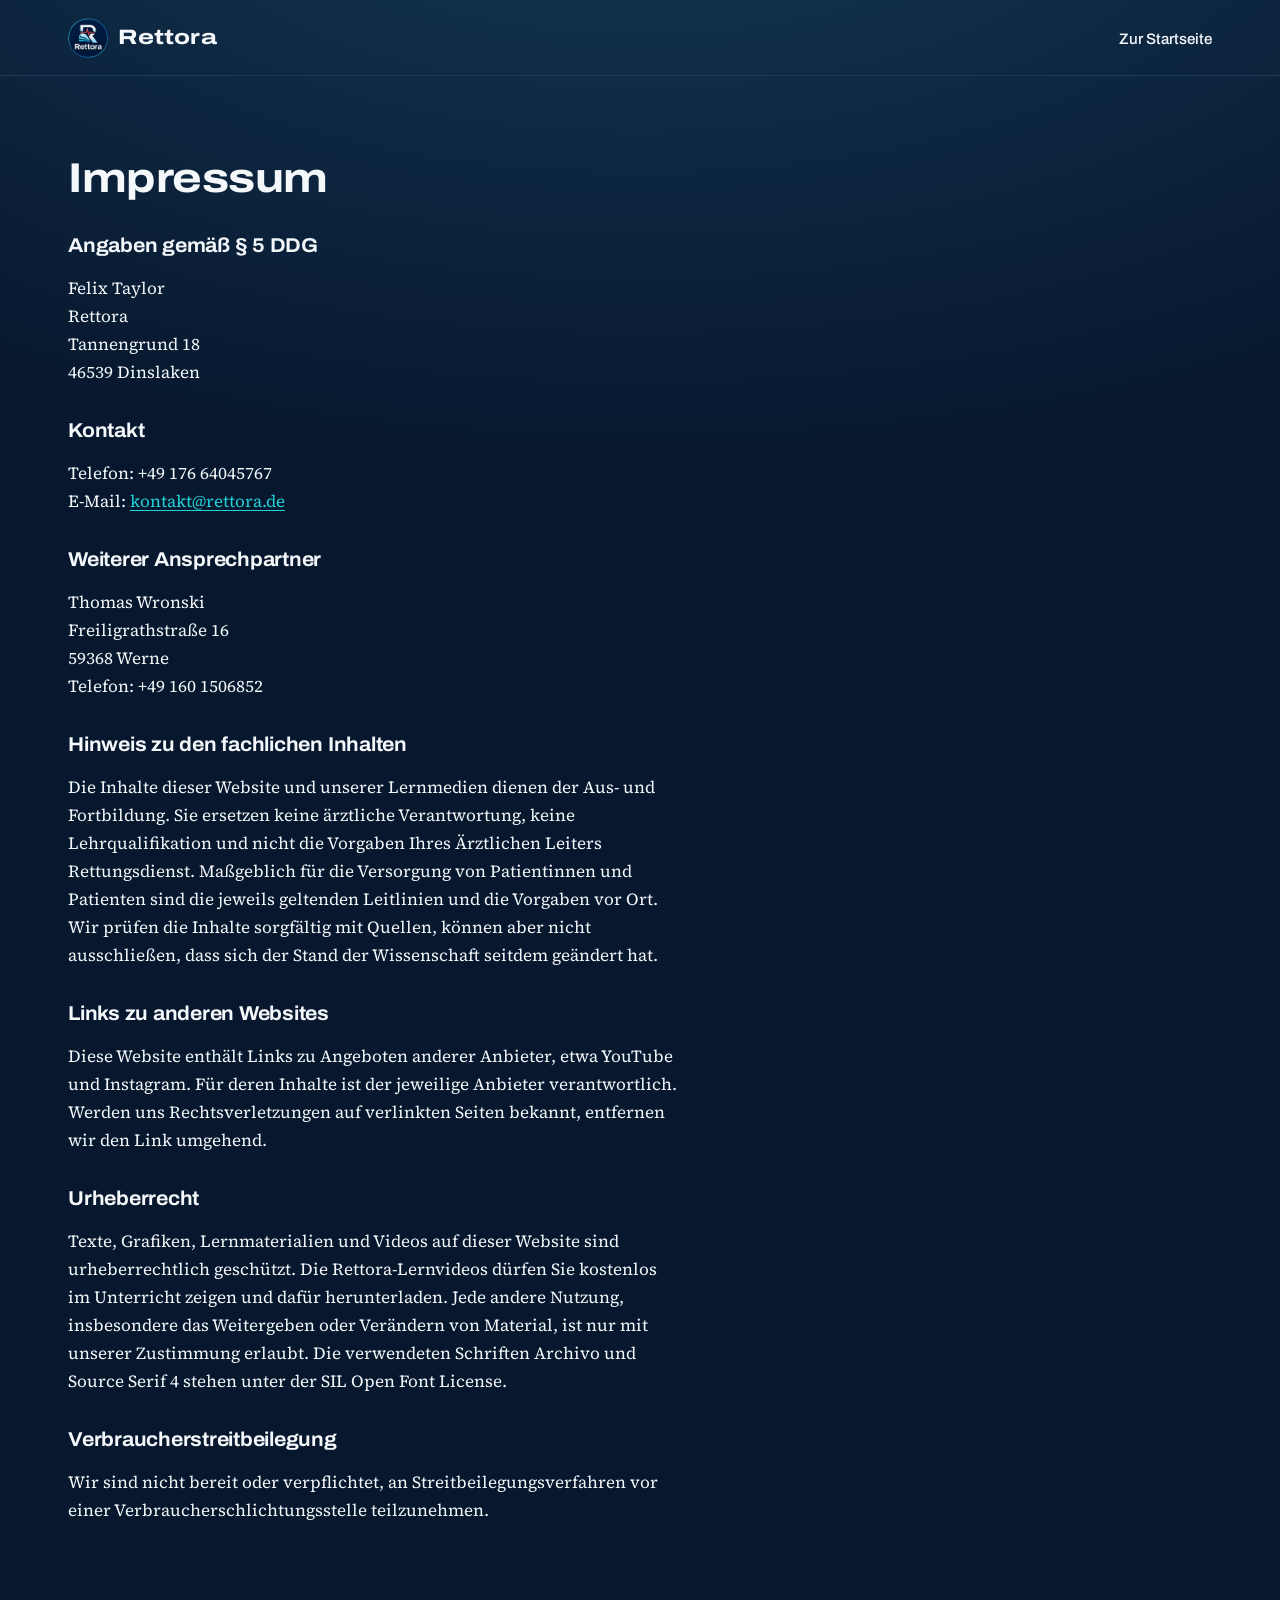
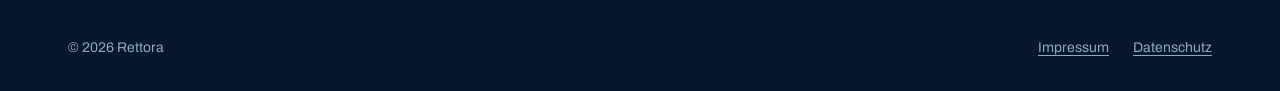
<file: impressum.html>
<!doctype html>
<html lang="de">
<head>
<meta charset="utf-8">
<meta name="viewport" content="width=device-width, initial-scale=1, viewport-fit=cover">
<title>Impressum – Rettora</title>
<link rel="canonical" href="https://rettora.de/impressum.html">
<meta name="theme-color" content="#07172d">
<link rel="icon" href="assets/favicon.svg" type="image/svg+xml">
<link rel="stylesheet" href="assets/site.css">
</head>
<body>
<header class="site-header">
  <div class="wrap">
    <a class="brand" href="./"><img src="assets/img/logo.webp" alt="" width="40" height="40">Rettora</a>
    <nav class="site-nav" aria-label="Hauptnavigation">
      <ul><li><a href="./">Zur Startseite</a></li></ul>
    </nav>
  </div>
</header>

<main class="legal">
  <div class="wrap">
    <article>
      <h1>Impressum</h1>

      <h2>Angaben gemäß § 5 DDG</h2>
      <p>Felix Taylor<br>
      Rettora<br>
      Tannengrund 18<br>
      46539 Dinslaken</p>

      <h2>Kontakt</h2>
      <p>Telefon: +49 176 64045767<br>
      E-Mail: <a href="mailto:kontakt@rettora.de">kontakt@rettora.de</a></p>

      <h2>Weiterer Ansprechpartner</h2>
      <p>Thomas Wronski<br>
      Freiligrathstraße 16<br>
      59368 Werne<br>
      Telefon: +49 160 1506852</p>

      <h2>Hinweis zu den fachlichen Inhalten</h2>
      <p>Die Inhalte dieser Website und unserer Lernmedien dienen der Aus- und Fortbildung. Sie ersetzen keine ärztliche Verantwortung, keine Lehrqualifikation und nicht die Vorgaben Ihres Ärztlichen Leiters Rettungsdienst. Maßgeblich für die Versorgung von Patientinnen und Patienten sind die jeweils geltenden Leitlinien und die Vorgaben vor Ort. Wir prüfen die Inhalte sorgfältig mit Quellen, können aber nicht ausschließen, dass sich der Stand der Wissenschaft seitdem geändert hat.</p>

      <h2>Links zu anderen Websites</h2>
      <p>Diese Website enthält Links zu Angeboten anderer Anbieter, etwa YouTube und Instagram. Für deren Inhalte ist der jeweilige Anbieter verantwortlich. Werden uns Rechtsverletzungen auf verlinkten Seiten bekannt, entfernen wir den Link umgehend.</p>

      <h2>Urheberrecht</h2>
      <p>Texte, Grafiken, Lernmaterialien und Videos auf dieser Website sind urheberrechtlich geschützt. Die Rettora-Lernvideos dürfen Sie kostenlos im Unterricht zeigen und dafür herunterladen. Jede andere Nutzung, insbesondere das Weitergeben oder Verändern von Material, ist nur mit unserer Zustimmung erlaubt. Die verwendeten Schriften Archivo und Source Serif 4 stehen unter der SIL Open Font License.</p>

      <h2>Verbraucherstreitbeilegung</h2>
      <p>Wir sind nicht bereit oder verpflichtet, an Streitbeilegungsverfahren vor einer Verbraucherschlichtungsstelle teilzunehmen.</p>
    </article>
  </div>
</main>

<footer class="site-footer">
  <div class="wrap">
    <p>© 2026 Rettora</p>
    <ul>
      <li><a href="impressum.html" aria-current="page">Impressum</a></li>
      <li><a href="datenschutz.html">Datenschutz</a></li>
    </ul>
  </div>
</footer>
</body>
</html>
</file>
<file: assets/site.css>
/* Rettora – Website für Auftraggeber
   Layout: linksbündiges Raster, eine Fallkarte als Blickfang im Kopfbereich,
   alles andere ruhig über Linien und Weißraum gegliedert.
   Farben stammen aus dem Akademie-Design der Rettora-Lernplattform. */

@font-face {
  font-family: "Archivo";
  src: url("fonts/archivo-variable.woff2") format("woff2");
  font-weight: 100 900;
  font-stretch: 62% 125%;
  font-display: swap;
}
@font-face {
  font-family: "Source Serif 4";
  src: url("fonts/source-serif-4-variable.woff2") format("woff2");
  font-weight: 200 900;
  font-style: normal;
  font-display: swap;
}
@font-face {
  font-family: "Source Serif 4";
  src: url("fonts/source-serif-4-variable-italic.woff2") format("woff2");
  font-weight: 200 900;
  font-style: italic;
  font-display: swap;
}

:root {
  /* Rettora-Blau wie in der Lernplattform und den Shorts: Navy mit Cyan-Akzent.
     Die Seite hat bewusst nur dieses eine Farbschema. */
  color-scheme: dark;
  --paper: #07172d;      /* Navy, Seitengrund */
  --glow: #153957;       /* heller Schein oben */
  --surface: #0c223c;    /* Karten */
  --ink: #f4f8fb;
  --muted: #91a9bd;
  --line: #1c3a58;
  --petrol: #20d4d9;     /* Cyan, Akzent und Buttons */
  --petrol-soft: #10394e;
  --on-petrol: #052136;
  --band-from: #0d3b5d;  /* Verlauf im Kontaktbereich */
  --band-to: #0b6071;
  --signal: #ff6b75;
  --good: #45d69a;

  --font-ui: "Archivo", "Helvetica Neue", Arial, sans-serif;
  --font-text: "Source Serif 4", Georgia, "Times New Roman", serif;

  --step--1: 0.875rem;
  --step-0: 1.0625rem;
  --step-1: 1.25rem;
  --step-2: 1.625rem;
  --step-3: clamp(1.9rem, 1.4rem + 2vw, 2.6rem);
  --step-4: clamp(2.5rem, 1.6rem + 4vw, 4.25rem);

  --measure: 36em;
  --wrap: 74rem;
  --gutter: max(20px, env(safe-area-inset-left, 0px));
  --gutter-r: max(20px, env(safe-area-inset-right, 0px));
  --space-section: clamp(4rem, 3rem + 4vw, 7rem);
}

/* Testzugang: native Dialogfunktion mit Tastaturfokus und Escape-Unterstützung. */
.site-nav a.nav-access { color: var(--petrol); border: 1px solid var(--line); border-radius: 5px; padding: .55rem .75rem; }
.test-access { color: var(--ink); background: var(--surface); border: 1px solid var(--line); border-radius: 14px; width: min(32rem, calc(100% - 32px)); max-height: calc(100svh - 32px); margin: auto; padding: clamp(24px, 5vw, 40px); box-shadow: 0 24px 100px #0008; }
.test-access::backdrop { background: #020c1dd9; backdrop-filter: blur(5px); }
body:has(.test-access[open]) { overflow: hidden; }
.test-access-close { position: absolute; top: 12px; right: 12px; width: 36px; height: 36px; border: 1px solid var(--line); border-radius: 50%; background: transparent; color: var(--muted); font: 24px var(--font-ui); cursor: pointer; }
.test-access .test-access-eyebrow { color: var(--petrol); font: 650 .72rem var(--font-ui); letter-spacing: .12em; margin-bottom: 16px; padding-right: 20px; }
.test-access h2 { font-size: clamp(1.6rem, 5vw, 2rem); line-height: 1.15; margin-bottom: 16px; }
.test-access > p, .test-access-request > p { color: var(--muted); font-size: 1rem; line-height: 1.55; }
.test-access form { margin-top: 24px; }
.test-access label { display: block; font: 600 .85rem var(--font-ui); margin-bottom: 10px; }
.test-access input { width: 100%; background: var(--paper); color: var(--ink); border: 1px solid #54738e; border-radius: 5px; padding: 14px; font: 1rem var(--font-ui); }
.test-access .button { width: 100%; margin-top: 12px; text-align: center; justify-content: center; }
.test-access .test-access-note { color: var(--muted); font: .78rem/1.5 var(--font-ui); margin-top: 12px; }
.test-access-request { margin-top: 24px; padding-top: 24px; border-top: 1px solid var(--line); }
.test-access-request h3 { font-size: 1.1rem; margin-bottom: 8px; }

*, *::before, *::after { box-sizing: border-box; }

html { -webkit-text-size-adjust: 100%; scroll-behavior: smooth; }
@media (prefers-reduced-motion: reduce) { html { scroll-behavior: auto; } }

body {
  margin: 0;
  background: radial-gradient(80rem 42rem at 50% -12rem, var(--glow), transparent) no-repeat, var(--paper);
  color: var(--ink);
  font-family: var(--font-text);
  font-size: var(--step-0);
  line-height: 1.65;
  font-optical-sizing: auto;
}

h1, h2, h3 {
  font-family: var(--font-ui);
  font-weight: 680;
  line-height: 1.08;
  letter-spacing: -0.012em;
  text-wrap: balance;
  margin: 0;
}
h1 { font-size: var(--step-4); font-stretch: 122%; font-weight: 720; }
h2 { font-size: var(--step-3); font-stretch: 116%; }
h3 { font-size: var(--step-1); font-stretch: 104%; font-weight: 650; line-height: 1.25; }
p { margin: 0; }
ul { margin: 0; padding: 0; }

a { color: var(--petrol); text-underline-offset: 0.18em; text-decoration-thickness: 1px; }
a:hover { text-decoration-thickness: 2px; }
:focus-visible { outline: 3px solid var(--petrol); outline-offset: 3px; border-radius: 2px; }

.wrap {
  max-width: var(--wrap);
  margin-inline: auto;
  padding-left: var(--gutter);
  padding-right: var(--gutter-r);
}

.skip {
  position: absolute; left: var(--gutter); top: -4rem;
  background: var(--petrol); color: var(--on-petrol);
  font-family: var(--font-ui); padding: .5rem .9rem; border-radius: 4px; z-index: 5;
}
.skip:focus { top: 1rem; }

/* Kopfzeile */
.site-header { border-bottom: 1px solid var(--line); }
.site-header .wrap {
  display: flex; align-items: center; justify-content: space-between;
  gap: 1rem 2rem; flex-wrap: wrap; padding-block: 1.1rem;
}
.brand {
  display: inline-flex; align-items: center; gap: .65rem;
  font-family: var(--font-ui); font-weight: 760; font-stretch: 125%;
  font-size: 1.3rem; letter-spacing: .01em; color: var(--ink); text-decoration: none;
}
.brand img { width: 2.5rem; height: 2.5rem; flex: none; border-radius: 50%; }
.site-nav ul { list-style: none; display: flex; flex-wrap: wrap; gap: .3rem 1.6rem; }
.site-nav a {
  font-family: var(--font-ui); font-size: .95rem; font-weight: 520;
  color: var(--ink); text-decoration: none;
}
.site-nav a:hover { color: var(--petrol); text-decoration: underline; }

/* Schaltflächen */
.actions { display: flex; flex-wrap: wrap; gap: .75rem 1.25rem; align-items: center; }
.button {
  display: inline-block; font-family: var(--font-ui); font-weight: 620;
  font-size: 1rem; line-height: 1; text-decoration: none;
  padding: .95rem 1.35rem; border-radius: 4px;
  background: var(--petrol); color: var(--on-petrol); border: 1px solid var(--petrol);
}
.button:hover { background: color-mix(in srgb, var(--petrol) 82%, var(--ink)); }
.button--quiet { background: transparent; color: var(--petrol); }
.button--quiet:hover { background: var(--petrol-soft); }

/* Lernplattform: erster Einstieg, mit echtem Einblick in die Anwendung. */
.platform-hero { scroll-margin-top: 1rem; }
.platform-hero > .wrap {
  display: grid; grid-template-columns: minmax(0, 1fr) minmax(0, 1fr);
  gap: 3rem; align-items: center;
  padding-block: clamp(3rem, 2rem + 4vw, 6rem);
}
.platform-hero-text { display: grid; gap: 1.35rem; min-width: 0; }
.platform-eyebrow { color: var(--petrol); font: 650 .75rem/1.5 var(--font-ui); letter-spacing: .12em; }
.platform-hero h1 { font-size: clamp(2.3rem, 1.5rem + 3vw, 3.5rem); font-stretch: 108%; line-height: 1.08; }
.platform-hero h1 span { color: var(--petrol); }
.platform-lead { color: var(--muted); font-size: var(--step-1); line-height: 1.6; max-width: 34em; }
.platform-levels { display: flex; gap: .55rem; list-style: none; font: 650 .8rem var(--font-ui); }
.platform-levels li { padding: .3rem .8rem; border: 1px solid #356079; border-radius: 999px; background: var(--surface); }
.platform-levels abbr { text-decoration: none; }
.platform-access-note, .platform-request { font: .85rem/1.6 var(--font-ui); color: var(--muted); }
.platform-request { margin-top: -.55rem; }
.platform-window {
  margin: 0; min-width: 0; overflow: hidden; border: 1px solid #356079;
  border-radius: 12px; background: var(--surface); box-shadow: 0 24px 70px #0005;
}
.platform-window-bar { display: flex; justify-content: space-between; gap: 1rem; padding: 1rem 1.2rem; font: 600 .8rem var(--font-ui); border-bottom: 1px solid var(--line); }
.platform-window-bar span:last-child { color: var(--petrol); }
.platform-window > a { display: block; }
.platform-window img { display: block; width: 100%; height: auto; }
.platform-window figcaption { padding: 1rem 1.2rem; font: .85rem/1.5 var(--font-ui); color: var(--muted); border-top: 1px solid var(--line); }
.platform-features { background: linear-gradient(135deg, #0b273f, var(--paper)); }
.platform-feature-grid { display: grid; grid-template-columns: repeat(3, minmax(0, 1fr)); gap: 2rem 3rem; }
.platform-feature { display: grid; align-content: start; gap: .85rem; padding-top: 1.25rem; border-top: 2px solid var(--petrol); }
.platform-feature-number { color: var(--petrol); font: 600 .75rem var(--font-ui); letter-spacing: .06em; }
.platform-feature p { color: var(--muted); }
.platform-features-link { margin-top: 2.5rem; font: 600 1rem var(--font-ui); }
.hero.section { padding-block: 0; }
@media (max-width: 960px) {
  .platform-hero > .wrap { grid-template-columns: minmax(0, 1fr); gap: 2rem; }
  .platform-window { max-width: 46rem; }
}
@media (max-width: 720px) {
  .platform-feature-grid { grid-template-columns: minmax(0, 1fr); }
  .platform-hero .actions { align-items: stretch; flex-direction: column; }
  .platform-hero .actions .button { text-align: center; line-height: 1.3; }
  .site-nav ul { gap: .8rem 1.1rem; align-items: center; }
}

/* Kopfbereich für Unterrichtsmaterial */
.hero .wrap {
  display: grid; grid-template-columns: minmax(0, 1.15fr) minmax(0, .85fr);
  gap: 3rem 4.5rem; align-items: center;
  padding-block: clamp(3.5rem, 2.5rem + 4vw, 6.5rem);
}
.hero-text { display: grid; gap: 1.6rem; min-width: 0; }
.hero-lead { font-size: var(--step-1); line-height: 1.55; max-width: 32em; }
.hero-note {
  font-family: var(--font-ui); font-size: var(--step--1); color: var(--muted);
  max-width: 34em; line-height: 1.5;
}

/* Fallkarte: das eine auffällige Element der Seite */
.case { margin: 0; min-width: 0; }
.case-stack { position: relative; margin: 0 14px 14px 0; }
.case-stack::before, .case-stack::after {
  content: ""; position: absolute; inset: 0; border: 1px solid var(--line);
  border-radius: 6px; background: var(--surface);
}
.case-stack::before { transform: translate(14px, 14px); }
.case-stack::after  { transform: translate(7px, 7px); }
.case-card {
  position: relative; z-index: 1; background: var(--surface);
  border: 1px solid var(--line); border-radius: 6px; overflow: hidden;
  font-family: var(--font-ui); font-size: .95rem; line-height: 1.45;
}
.case-band {
  display: flex; justify-content: space-between; gap: 1rem; flex-wrap: wrap;
  padding: .55rem 1.1rem; background: var(--signal); color: var(--surface);
  font-weight: 620; font-size: .85rem; letter-spacing: .02em;
}
.case-body { padding: 1.15rem 1.1rem 1.25rem; display: grid; gap: 1rem; }
.case-title { font-size: 1.65rem; font-stretch: 120%; font-weight: 720; }
.case dl { margin: 0; display: grid; gap: .8rem; }
.case dt { font-size: .8rem; font-weight: 600; color: var(--muted); }
.case dd { margin: .1rem 0 0; }
.vitals {
  display: grid; grid-template-columns: repeat(4, minmax(0, 1fr));
  border-block: 1px solid var(--line); padding-block: .7rem;
}
.vital { display: grid; gap: .1rem; min-width: 0; }
.vital span { font-size: .78rem; color: var(--muted); font-weight: 600; }
.vital b {
  font-size: 1.35rem; font-stretch: 112%; font-weight: 700;
  font-variant-numeric: tabular-nums; white-space: nowrap;
}
.vital small { font-size: .74rem; color: var(--muted); }
.vital--off b { color: var(--signal); }
.case ul { list-style: none; display: grid; gap: .25rem; }
.case li { padding-left: 1.1rem; position: relative; }
.case li::before {
  content: ""; position: absolute; left: .1rem; top: .58em;
  width: .45rem; height: .45rem; border: 1.5px solid var(--petrol); border-radius: 50%;
}
.case figcaption {
  margin-top: 1.1rem; font-family: var(--font-ui);
  font-size: .8rem; color: var(--muted);
}

/* Abschnitte */
.section { padding-block: var(--space-section); border-top: 1px solid var(--line); }
.section-head { display: grid; gap: 1rem; max-width: var(--measure); margin-bottom: 3rem; }
.section-head p { color: var(--muted); font-size: var(--step-1); line-height: 1.55; }

.columns {
  display: grid; grid-template-columns: repeat(3, minmax(0, 1fr)); gap: 2.5rem 3rem;
}
.column { display: grid; gap: .9rem; align-content: start; min-width: 0; }
.column > p { color: var(--muted); }
.column-icon {
  display: grid; place-items: center; width: 2.5rem; height: 2.5rem;
  border: 1.5px solid var(--petrol); border-radius: 50%; color: var(--petrol);
  margin-bottom: -.3rem;
}

.ticks { list-style: none; display: grid; gap: .45rem; font-size: 1rem; line-height: 1.5; }
.ticks li { padding-left: 1.4rem; position: relative; }
.ticks li::before {
  content: ""; position: absolute; left: 0; top: .5em;
  width: .7rem; height: .38rem; border-left: 2px solid var(--good); border-bottom: 2px solid var(--good);
  transform: rotate(-45deg);
}

/* Beispielpakete als Zeilen */
.packages { display: grid; }
.package {
  display: grid; grid-template-columns: minmax(0, .9fr) minmax(0, 1.2fr) minmax(0, 1fr);
  gap: 1.25rem 3rem; padding-block: 2rem; border-top: 1px solid var(--line);
}
.package:last-child { border-bottom: 1px solid var(--line); }
.package h3 { font-size: var(--step-2); font-stretch: 114%; font-weight: 680; }
.package-kind {
  display: block; margin-top: .55rem; font-family: var(--font-ui);
  font-size: var(--step--1); color: var(--muted); font-weight: 520;
}
.package-label {
  font-family: var(--font-ui); font-size: .85rem; font-weight: 620;
  color: var(--muted); margin-bottom: .55rem;
}

/* Ablauf: echte Reihenfolge, daher nummeriert */
.steps {
  list-style: none; counter-reset: step;
  display: grid; grid-template-columns: repeat(5, minmax(0, 1fr)); gap: 2rem 1.75rem;
}
.steps li { counter-increment: step; display: grid; gap: .55rem; align-content: start; min-width: 0; }
.steps li::before {
  content: counter(step);
  font-family: var(--font-ui); font-weight: 700; font-stretch: 125%;
  font-size: 1.05rem; color: var(--petrol);
  width: 2.3rem; height: 2.3rem; display: grid; place-items: center;
  border: 1.5px solid var(--petrol); border-radius: 50%;
}
.steps h3 { font-size: 1.1rem; font-stretch: 108%; }
.steps p { font-size: 1rem; line-height: 1.55; color: var(--muted); }

/* Zusammenarbeit */
.models { display: grid; grid-template-columns: repeat(2, minmax(0, 1fr)); gap: 0 3rem; }
.model { display: grid; gap: .6rem; padding-block: 1.6rem; border-top: 1px solid var(--line); min-width: 0; }
.model p { max-width: var(--measure); }

/* Projekte */
.projects { display: grid; grid-template-columns: repeat(3, minmax(0, 1fr)); gap: 2.5rem 3rem; }
.project { display: grid; gap: .75rem; align-content: start; min-width: 0; }
.project-facts {
  font-family: var(--font-ui); font-size: var(--step--1); color: var(--muted);
  display: flex; flex-wrap: wrap; gap: .35rem .5rem; list-style: none;
}
.project-facts li {
  border: 1px solid var(--line); border-radius: 999px; padding: .15rem .65rem; background: var(--surface);
}

/* Über Rettora */
.about { display: grid; grid-template-columns: minmax(0, 1.1fr) minmax(0, .9fr); gap: 3rem 4.5rem; align-items: start; }
.about-text { display: grid; gap: 1.1rem; max-width: var(--measure); }
.responsibility {
  background: var(--petrol-soft); border-radius: 6px; padding: 1.6rem 1.6rem 1.75rem;
  display: grid; gap: .8rem; font-size: 1rem; line-height: 1.6;
}
.responsibility h3 { font-size: 1.15rem; }

/* Kontakt */
.contact { background: linear-gradient(115deg, var(--band-from), var(--band-to)); color: var(--ink); }
.contact .wrap { padding-block: var(--space-section); display: grid; gap: 1.5rem; }
.contact h2 { font-stretch: 122%; font-size: var(--step-4); max-width: 14em; }
.contact p { max-width: var(--measure); font-size: var(--step-1); line-height: 1.55; }
.contact-list { list-style: none; display: grid; gap: .4rem; font-family: var(--font-ui); font-size: 1.05rem; }
.contact a { color: inherit; }
.contact .todo {
  display: inline-block; border: 1px dashed currentColor; border-radius: 4px; padding: .3rem .7rem;
  font-family: var(--font-ui); font-size: .95rem;
}

/* Fußzeile */
.site-footer .wrap {
  display: flex; flex-wrap: wrap; gap: .75rem 2rem; justify-content: space-between;
  padding-block: 2rem; font-family: var(--font-ui); font-size: var(--step--1); color: var(--muted);
}
.site-footer ul { list-style: none; display: flex; gap: 1.5rem; }
.site-footer a { color: var(--muted); }

/* Rechtstexte */
.legal .wrap { padding-block: clamp(3rem, 2rem + 4vw, 5rem); display: grid; gap: 1.6rem; }
.legal article { max-width: var(--measure); display: grid; gap: 1.1rem; }
.legal h1 { font-size: var(--step-3); font-stretch: 118%; }
.legal h2 { font-size: var(--step-1); font-stretch: 106%; margin-top: 1rem; }
.legal .legal-date { margin-top: 2rem; color: var(--muted); font-family: var(--font-ui); font-size: .95rem; }
.draft-note {
  font-family: var(--font-ui); font-size: .95rem; border: 1px dashed var(--signal);
  color: var(--ink); border-radius: 4px; padding: .8rem 1rem; max-width: var(--measure);
}
mark.fill { background: var(--petrol-soft); color: var(--ink); padding: 0 .25em; border-radius: 3px; }

/* Schmale Bildschirme */
@media (max-width: 960px) {
  .hero .wrap, .about { grid-template-columns: minmax(0, 1fr); }
  .case { max-width: 34rem; }
  .steps { grid-template-columns: repeat(2, minmax(0, 1fr)); }
  .package { grid-template-columns: minmax(0, 1fr) minmax(0, 1fr); }
  .package > :first-child { grid-column: 1 / -1; }
}
@media (max-width: 720px) {
  .columns, .projects, .models, .package { grid-template-columns: minmax(0, 1fr); }
  .package > :first-child { grid-column: auto; }
  .vitals { grid-template-columns: repeat(2, minmax(0, 1fr)); gap: .6rem; }
  .steps { grid-template-columns: minmax(0, 1fr); }
  .steps li { grid-template-columns: auto minmax(0, 1fr); column-gap: 1rem; }
  .steps li::before { grid-row: span 2; }
}

/* Projekte: Links */
.project-links { display: flex; flex-wrap: wrap; gap: .3rem 1.25rem; font-family: var(--font-ui); font-size: 1rem; }

/* Projekte: EinsatzDeck-Kartenvorschau (erstes Bild groß, zwei weitere darunter) */
.deck-preview { list-style: none; display: grid; grid-template-columns: repeat(2, minmax(0, 1fr)); gap: .5rem; margin: .5rem 0 0; }
.deck-preview li:first-child { grid-column: 1 / -1; }
.deck-preview img {
  width: 100%; height: auto; aspect-ratio: 4 / 3; object-fit: cover; object-position: top;
  border-radius: 6px; border: 1px solid var(--line); display: block; background: var(--surface);
}

/* Lernplattform: Einblick per Screenshot (erstes Bild groß, zwei weitere darunter) */
.platform-preview { list-style: none; display: grid; grid-template-columns: repeat(2, minmax(0, 1fr)); gap: .5rem; margin: .5rem 0 0; }
.platform-preview li:first-child { grid-column: 1 / -1; }
.platform-preview img {
  width: 100%; height: auto; aspect-ratio: 15 / 7; object-fit: cover; object-position: top;
  border-radius: 6px; border: 1px solid var(--line); display: block; background: var(--surface);
}

/* Lernvideos */
.video-grid {
  list-style: none; display: grid; grid-template-columns: repeat(6, minmax(0, 1fr)); gap: 1.75rem 1.25rem;
}
.video-card {
  display: grid; grid-template-areas: "media" "kind" "title"; gap: .25rem;
  color: var(--ink); text-decoration: none; font-family: var(--font-ui); min-width: 0;
}
.video-card img {
  grid-area: media; width: 100%; height: auto; aspect-ratio: 9 / 16; object-fit: cover;
  border-radius: 6px; background: var(--surface); margin-bottom: .6rem; display: block;
}
.video-duration {
  grid-area: media; align-self: end; justify-self: end; margin: 0 .5rem 1.1rem 0;
  padding: .1rem .45rem; border-radius: 3px; background: rgba(15, 22, 25, .82); color: #fff;
  font-size: .8rem; font-weight: 600; font-variant-numeric: tabular-nums;
}
.video-kind { grid-area: kind; font-size: var(--step--1); color: var(--muted); }
.video-title { grid-area: title; font-weight: 620; font-size: 1rem; line-height: 1.3; }
.video-card:hover .video-title { color: var(--petrol); text-decoration: underline; text-underline-offset: .18em; }
.video-card--all {
  aspect-ratio: 9 / 16; align-content: end; grid-template-areas: "title";
  padding: 1rem; border: 1.5px solid var(--petrol); border-radius: 6px;
}
.video-card--all .video-title { color: var(--petrol); font-stretch: 112%; font-size: 1.05rem; }
.video-card--all:hover { background: var(--petrol-soft); }

/* Häufige Fragen */
.faq { max-width: 48rem; border-top: 1px solid var(--line); }
.faq details { border-bottom: 1px solid var(--line); }
.faq summary {
  list-style: none; cursor: pointer; display: flex; justify-content: space-between; align-items: center; gap: 1rem;
  padding-block: 1.15rem; font-family: var(--font-ui); font-weight: 620; font-size: 1.08rem;
}
.faq summary::-webkit-details-marker { display: none; }
.faq summary::after {
  content: ""; flex: none; width: .8rem; height: .8rem;
  background:
    linear-gradient(var(--petrol), var(--petrol)) center / .8rem 2px no-repeat,
    linear-gradient(var(--petrol), var(--petrol)) center / 2px .8rem no-repeat;
  transition: transform .15s ease-out;
}
.faq details[open] summary::after { transform: rotate(45deg); }
.faq summary:hover { color: var(--petrol); }
.faq details p { padding-bottom: 1.3rem; max-width: var(--measure); color: var(--muted); }
@media (prefers-reduced-motion: reduce) { .faq summary::after { transition: none; } }

/* Anfragebogen im Stil der Fallkarte */
.request {
  background: var(--surface); color: var(--ink); border: 1px solid var(--line); border-radius: 6px;
  overflow: hidden; font-family: var(--font-ui); max-width: 56rem;
}
.request[hidden] { display: none; }
.request-band {
  display: flex; justify-content: space-between; gap: 1rem;
  padding: .55rem 1.1rem; background: var(--signal); color: var(--surface);
  font-weight: 620; font-size: .85rem; letter-spacing: .02em;
}
.request-body {
  display: grid; grid-template-columns: repeat(3, minmax(0, 1fr));
  gap: 1px; background: var(--line);
}
.request-cell { margin: 0; border: 0; padding: .8rem 1.1rem 1rem; background: var(--surface); min-width: 0; }
.request-cell--wide { grid-column: 1 / -1; }
.request-cell > label, .request-cell > legend {
  display: block; padding: 0; margin-bottom: .4rem; font-size: .8rem; font-weight: 600; color: var(--muted);
}
.request-cell legend { float: left; width: 100%; }
.request-cell input[type="text"], .request-cell textarea {
  width: 100%; border: 0; border-bottom: 1px dashed var(--line); background: transparent;
  font: inherit; font-size: 1rem; color: var(--ink); padding: .25rem 0;
}
.request-cell textarea { resize: vertical; min-height: 6rem; font-family: var(--font-text); }
.request-cell input[type="text"]:focus, .request-cell textarea:focus { outline: none; border-bottom: 2px solid var(--petrol); }
.checks { clear: both; display: grid; grid-template-columns: repeat(3, minmax(0, 1fr)); gap: .55rem 1.5rem; }
.checks--row { grid-template-columns: repeat(4, auto); justify-content: start; }
.checks label { display: flex; align-items: center; gap: .6rem; cursor: pointer; font-size: .98rem; }
.checks input {
  appearance: none; -webkit-appearance: none; margin: 0; flex: none;
  width: 1.3rem; height: 1.3rem; border: 1.5px solid var(--ink); border-radius: 3px;
  background: var(--surface); display: grid; place-items: center; cursor: pointer;
}
.checks input::after {
  content: ""; width: .8rem; height: .8rem;
  background:
    linear-gradient(45deg, transparent 43%, var(--signal) 43%, var(--signal) 57%, transparent 57%),
    linear-gradient(-45deg, transparent 43%, var(--signal) 43%, var(--signal) 57%, transparent 57%);
  transform: scale(0); transition: transform .12s ease-out;
}
.checks input:checked::after { transform: scale(1); }
@media (prefers-reduced-motion: reduce) { .checks input::after { transition: none; } }
.request-foot {
  grid-column: 1 / -1; background: var(--surface);
  display: flex; flex-wrap: wrap; gap: 1rem 1.5rem; align-items: center; justify-content: space-between;
  padding: 1rem 1.1rem;
}
.request-note { font-size: .9rem; color: var(--muted); max-width: 34em; line-height: 1.45; }
.request-note.is-warning { color: var(--signal); font-weight: 600; }
.request .button[disabled] { opacity: .45; cursor: not-allowed; }
.contact .request a { color: var(--petrol); }

@media (max-width: 960px) {
  .video-grid { grid-template-columns: repeat(3, minmax(0, 1fr)); }
  .request-body { grid-template-columns: repeat(2, minmax(0, 1fr)); }
  .request-cell:nth-last-child(2) { grid-column: 1 / -1; }
  .checks { grid-template-columns: repeat(2, minmax(0, 1fr)); }
}
@media (max-width: 720px) {
  .video-grid { grid-template-columns: repeat(2, minmax(0, 1fr)); }
  .request-body { grid-template-columns: minmax(0, 1fr); }
  .checks { grid-template-columns: minmax(0, 1fr); }
  .checks--row { grid-template-columns: repeat(2, auto); }
  .request-foot .button { width: 100%; text-align: center; }
}
</file>
<file: assets/modern-site.css>
/* Shared Rettora product language. All fonts and media are served locally. */
:root{--paper:#0a1220;--glow:#10263a;--surface:#111e30;--ink:#edf5ff;--muted:#95a9c1;--line:#22344c;--petrol:#45dcd1;--petrol-soft:#12373d;--on-petrol:#072c30;--band-from:#122c3d;--band-to:#113b43;--font-text:"Archivo",ui-sans-serif,system-ui,sans-serif;--font-ui:"Archivo",ui-sans-serif,system-ui,sans-serif;--step-0:1rem;--step-1:1.08rem;--step-3:clamp(1.9rem,1.4rem + 2vw,2.65rem);--space-section:clamp(64px,7vw,100px);--wrap:1240px}
body{font-family:var(--font-ui);background:radial-gradient(ellipse at 85% 4%,#12373d40,transparent 35%),var(--paper);line-height:1.7;-webkit-font-smoothing:antialiased}h1,h2,h3{letter-spacing:-.045em;font-stretch:100%;font-weight:650;text-wrap:pretty}h2{line-height:1.18}h3{line-height:1.3}p{font-size:.95rem}a{transition:color .18s,background .18s,border-color .18s}a:focus-visible,button:focus-visible{outline:3px solid var(--petrol);outline-offset:5px}.section{border-color:var(--line)}
.site-header{position:sticky;top:0;z-index:40;background:#0a1220eb;backdrop-filter:blur(20px);border-bottom:1px solid #22344c99}.site-header .wrap{flex-wrap:nowrap;padding-block:20px;gap:24px;min-height:88px}.brand{font-size:27px;letter-spacing:-1.2px;font-stretch:100%;font-weight:760;gap:10px;white-space:nowrap}.brand-symbol{display:grid;place-items:center;width:36px;height:36px;border-radius:11px;background:var(--petrol);color:var(--on-petrol);font-size:30px;font-weight:550;line-height:1}.brand-dot{color:var(--petrol)}.site-nav ul{align-items:center;gap:1.9rem;flex-wrap:nowrap}.site-nav a{font-size:.8rem;font-weight:500;color:var(--muted)}.site-nav a:hover{color:var(--ink);text-decoration:none}.site-nav a.nav-access{display:flex;align-items:center;gap:26px;background:var(--petrol);color:var(--on-petrol);border:1px solid var(--petrol);padding:12px 18px;border-radius:10px;font-weight:650}.site-nav a.nav-access:hover{background:#7ee8df}.menu-toggle{display:none}
.platform-hero{position:relative;overflow:hidden;scroll-margin-top:90px}.platform-hero>.wrap{max-width:1380px;padding-block:90px 92px;grid-template-columns:minmax(0,.88fr) minmax(0,1.12fr);gap:54px;align-items:center}.platform-hero-text{gap:21px}.platform-eyebrow{font-size:.65rem;letter-spacing:.13em;font-weight:600;color:var(--petrol)}.platform-hero .platform-eyebrow{margin-bottom:-6px}.hero-status{display:flex;align-items:center;gap:8px;color:var(--muted);font-size:.7rem;margin-top:1px}.hero-status>span{width:6px;height:6px;border-radius:50%;background:var(--petrol);box-shadow:0 0 0 4px #45dcd10a}.platform-hero h1{font-size:clamp(2.8rem,4.3vw,4.4rem);line-height:1.07;letter-spacing:-.055em;font-weight:650;font-stretch:100%;margin-bottom:4px}.platform-hero h1 span{color:var(--petrol)}.platform-lead{font-size:1.04rem;line-height:1.8;max-width:31em;color:var(--muted)}.platform-levels{gap:7px}.platform-levels li{padding:4px 10px;border-radius:6px;border-color:var(--line);font-size:.65rem;color:#bdd0e4;background:var(--surface)}.platform-hero .actions{gap:10px}.button{padding:16px 20px;border-radius:10px;font-size:.78rem;line-height:1.25;font-weight:650;display:inline-flex;align-items:center;justify-content:center;gap:23px;background:var(--petrol);border-color:var(--petrol);min-height:50px}.button:hover{background:#7ee8df}.button--quiet{border-color:#344963;background:transparent;color:var(--ink)}.button--quiet:hover{background:var(--surface);border-color:var(--petrol)}.platform-access-note,.platform-request{font-size:.69rem;line-height:1.6;color:var(--muted)}.platform-access-note{margin-top:-7px}.platform-request{margin-top:-8px}.platform-request a{color:#bdd0e4}
.platform-window{position:relative;border-radius:17px;border:1px solid #314860;background:#101d2e;box-shadow:0 35px 90px #0004;overflow:hidden;transform:perspective(1600px) rotateY(-4deg);transition:transform .3s}.platform-window:hover{transform:perspective(1600px) rotateY(0)}.platform-window-bar{display:flex;align-items:center;justify-content:space-between;padding:13px 17px;border-color:var(--line);color:var(--muted);font-size:9px;background:#162438;letter-spacing:.03em}.platform-window-bar>span:first-child{display:flex;gap:4px}.platform-window-bar i{width:5px;height:5px;display:block;border-radius:50%;background:#526579}.platform-window-bar i:first-child{background:#45dcd1}.platform-window-bar>span:last-child{font-size:8px;letter-spacing:.15em;color:#70879f}.platform-window img{display:block;width:100%;height:auto;aspect-ratio:1440/1000;object-fit:cover;object-position:top;max-height:none}.platform-window figcaption{display:flex;justify-content:space-between;align-items:center;gap:14px;padding:14px 17px;font-size:9px;color:var(--petrol);border-color:var(--line)}.platform-window figcaption span{color:var(--muted);font-size:9px}
.platform-features{background:var(--surface);border-top:1px solid var(--line);border-bottom:1px solid var(--line)}.section-head{max-width:720px;margin-bottom:38px;gap:14px}.section-head h2{max-width:18em}.section-head p{font-size:1rem;line-height:1.8;color:var(--muted)}.platform-features .section-head{max-width:720px}.platform-feature-grid{gap:18px}.platform-feature{position:relative;padding:27px;border:1px solid #2a3c54;border-radius:17px;background:#0d1828;gap:13px;box-shadow:0 12px 35px #00000008}.feature-glyph{display:grid;place-items:center;width:42px;height:42px;border:1px solid #45dcd12b;border-radius:12px;background:#12373d;color:var(--petrol);font-size:24px;margin-bottom:8px}.platform-feature:nth-child(2) .feature-glyph{background:#27263f;border-color:#a9a0ff25;color:#b3aafa}.platform-feature:nth-child(3) .feature-glyph{background:#18362e;border-color:#62dbab20;color:#62dbab}.platform-feature-number{font-size:.6rem;color:var(--muted);letter-spacing:.1em}.platform-feature h3{font-size:1.25rem}.platform-feature p{font-size:.85rem;line-height:1.8}.platform-features-link{font-size:.8rem;margin-top:27px}.platform-features-link a{text-decoration:none}
.hero .wrap{gap:65px;padding-block:90px;grid-template-columns:minmax(0,1fr) minmax(0,.85fr)}.hero-text{gap:23px}.hero-lead{font-size:1rem;line-height:1.8;color:var(--muted)}.hero-note{font-size:.75rem;line-height:1.8}.case-stack:before,.case-stack:after{display:none}.case-stack{margin:0}.case-card{border-radius:17px;font-size:.78rem;border-color:#2c4059;background:var(--surface);box-shadow:none}.case-band{background:#183748;color:#9ccecd;padding:11px 20px;font-size:.65rem}.case-body{padding:22px;gap:16px}.case-title{font-size:1.35rem;font-weight:600;letter-spacing:-.04em}.case dt{font-size:.65rem}.case dd{line-height:1.65}.vital b{font-size:1.2rem;font-stretch:100%}.vital small{font-size:.6rem}.case figcaption{font-size:.65rem;line-height:1.6}
.columns{gap:36px}.column{gap:15px}.column p,.ticks{font-size:.85rem;line-height:1.8}.column-icon{width:42px;height:42px;border-radius:11px;background:var(--petrol-soft);border-color:#45dcd125}.column h3{font-size:1.3rem}.ticks{gap:9px}.ticks li:before{border-color:var(--petrol)}.package{gap:32px;padding-block:28px}.package h3{font-size:1.35rem;font-stretch:100%}.package p,.package ul{font-size:.85rem;line-height:1.8}.package-kind{font-size:.7rem;line-height:1.7}.steps{gap:25px}.steps li{gap:13px}.steps li:before{border-radius:10px;width:35px;height:35px;border-color:#45dcd140;background:var(--petrol-soft);font-size:.85rem}.steps h3{font-size:1rem}.steps p{font-size:.8rem;line-height:1.8}.model p{font-size:.9rem;line-height:1.8}.model h3{font-size:1.15rem}
.projects{gap:20px}.project{padding:24px;background:var(--surface);border:1px solid var(--line);border-radius:17px;gap:16px}.project h3{font-size:1.3rem}.project p{font-size:.8rem;line-height:1.8}.project-facts{font-size:.6rem;gap:5px}.project-facts li{border-radius:5px;background:var(--paper);padding:4px 8px}.project-links{font-size:.75rem;line-height:1.7}.project-links .button{width:100%;padding:12px;font-size:.75rem}.platform-preview img,.deck-preview img{border-radius:8px}.video-grid{gap:17px}.video-card img{border-radius:12px}.video-title{font-size:.85rem;line-height:1.5}.video-kind{font-size:.65rem}.video-card--all{border-radius:12px;border-color:#344963;background:var(--surface)}.video-card--all .video-title{font-size:1rem;font-stretch:100%}.about{gap:60px}.about p{font-size:.9rem;line-height:1.9}.responsibility{padding:26px;border-radius:17px;background:var(--surface);border:1px solid var(--line)}.responsibility p{font-size:.8rem}.faq{max-width:100%}.faq summary{font-size:.95rem;padding-block:22px;font-weight:550}.faq details p{font-size:.85rem;line-height:1.8}.contact{margin-inline:max(20px,calc((100% - 1200px)/2));margin-block:24px 60px;border-radius:22px;border:1px solid #345862;background:radial-gradient(ellipse at 90% 0,#22666b50,transparent 60%),#112a39}.contact .wrap{padding:42px;gap:18px}.contact h2{font-size:clamp(1.9rem,3vw,2.7rem);font-stretch:100%}.contact p{font-size:.9rem;line-height:1.8}.request{border-radius:13px;margin-top:12px}.request-band{background:#1b3d48;color:#bde2e0;padding:12px 18px;font-size:.7rem}.request-cell{padding:16px 18px}.request-cell>label,.request-cell>legend{font-size:.7rem}.checks label{font-size:.8rem}.request-cell input[type="text"],.request-cell textarea{font-size:.85rem;line-height:1.7}.checks input{width:18px;height:18px;border-color:#4c6580}.request-note{font-size:.7rem}.site-footer .wrap{padding-block:20px 35px;font-size:.75rem}.site-footer p{font-size:.75rem}.test-access{border-radius:20px;padding:35px}.test-access h2{font-size:1.8rem;line-height:1.2}.test-access>p,.test-access-request>p{font-size:.9rem}.test-access .test-access-note{font-size:.7rem;line-height:1.7}.test-access .button{font-size:.8rem}.test-access input{border-radius:9px;font-size:.9rem}
@media(max-width:1100px){.platform-hero>.wrap{padding-block:70px;gap:30px}.platform-hero h1{font-size:clamp(2.5rem,5vw,3.5rem)}.site-nav ul{gap:20px}.hero .wrap{gap:30px}.platform-feature{padding:23px}.project{padding:20px}.video-grid{grid-template-columns:repeat(3,minmax(0,1fr))}}
@media(max-width:900px){.platform-hero>.wrap{grid-template-columns:1fr;padding-block:52px 62px;gap:40px;max-width:760px}.platform-hero-text{max-width:640px;gap:19px}.platform-hero h1{font-size:clamp(2.8rem,6.5vw,4rem)}.platform-lead{max-width:34em}.platform-window{transform:none}.platform-window:hover{transform:none}.site-nav ul{gap:15px}.site-nav a{font-size:.7rem}.site-nav a.nav-access{padding:11px 13px;gap:12px}.hero .wrap,.about{grid-template-columns:1fr}.hero .wrap{padding-block:65px}.case{max-width:600px}.columns,.projects{grid-template-columns:1fr}.project{max-width:none}.platform-preview,.deck-preview{max-width:600px}.platform-preview img{aspect-ratio:15/7}.contact{margin-inline:20px}.steps{grid-template-columns:repeat(2,minmax(0,1fr))}}
@media(max-width:720px){.site-header .wrap{padding-block:17px;min-height:72px;gap:15px;flex-wrap:wrap;align-items:center}.brand{font-size:25px}.brand-symbol{width:33px;height:33px;font-size:27px}.menu-toggle:not([hidden]){display:flex;gap:10px;align-items:center;background:var(--surface);color:var(--ink);border:1px solid var(--line);border-radius:9px;font:500 .75rem var(--font-ui);padding:10px 12px}.site-nav{width:100%}.site-nav ul{align-items:stretch;flex-direction:column;gap:0}.site-nav a{display:block;padding:12px 4px;font-size:.9rem}.site-nav a.nav-access{justify-content:space-between;margin-top:10px;padding:14px}.menu-ready .menu-toggle[aria-expanded="false"]+.site-nav{display:none}.menu-ready .menu-toggle[aria-expanded="true"]+.site-nav{display:block}.platform-hero>.wrap{padding-block:42px 48px;gap:30px}.platform-hero h1{font-size:clamp(2.55rem,10.8vw,3.5rem);letter-spacing:-.055em;line-height:1.08}.platform-hero-text{gap:18px}.platform-hero .platform-eyebrow{font-size:.58rem}.hero-status{font-size:.65rem}.platform-lead{font-size:.9rem;line-height:1.8}.platform-hero .actions{flex-direction:row;align-items:stretch;gap:9px}.platform-hero .actions .button{flex:1;font-size:.72rem;padding:14px 12px;gap:10px;line-height:1.3}.platform-access-note,.platform-request{font-size:.65rem}.platform-window{border-radius:12px}.platform-window-bar{padding:11px 13px;font-size:8px}.platform-window figcaption{font-size:8px;gap:12px;padding:12px}.platform-window figcaption span{font-size:8px;text-align:right}.section-head{gap:13px;margin-bottom:28px}.section-head p{font-size:.9rem}.platform-feature-grid{grid-template-columns:1fr;gap:14px}.platform-feature{padding:24px;gap:12px}.platform-feature h3{font-size:1.3rem}.platform-feature p{font-size:.85rem}.platform-features-link{font-size:.75rem;line-height:1.7}.hero .wrap{padding-block:58px}.hero-text{gap:19px}.hero-lead{font-size:.9rem}.hero .actions .button{font-size:.75rem}.columns{gap:30px}.package{grid-template-columns:1fr;gap:20px}.steps{grid-template-columns:1fr}.steps li{grid-template-columns:35px minmax(0,1fr);column-gap:15px;row-gap:7px}.steps li:before{grid-row:span 2}.steps p{font-size:.85rem}.models{grid-template-columns:1fr}.video-grid{grid-template-columns:repeat(2,minmax(0,1fr))}.video-card--all .video-title{font-size:.9rem}.about{gap:30px}.contact{margin:10px 14px 35px;border-radius:17px}.contact .wrap{padding:27px 22px}.contact p{font-size:.85rem}.request-body{grid-template-columns:1fr}.checks{grid-template-columns:1fr}.checks--row{grid-template-columns:1fr 1fr}.request-cell{padding:15px}.request-foot{padding:16px;gap:14px}.request .button{width:100%}.site-footer .wrap{padding-top:13px;gap:20px}.test-access{padding:30px 23px}.legal article p{font-size:.9rem}}
@media(prefers-reduced-motion:reduce){*,*::before,*::after{transition:none!important;scroll-behavior:auto!important}}
</file>
